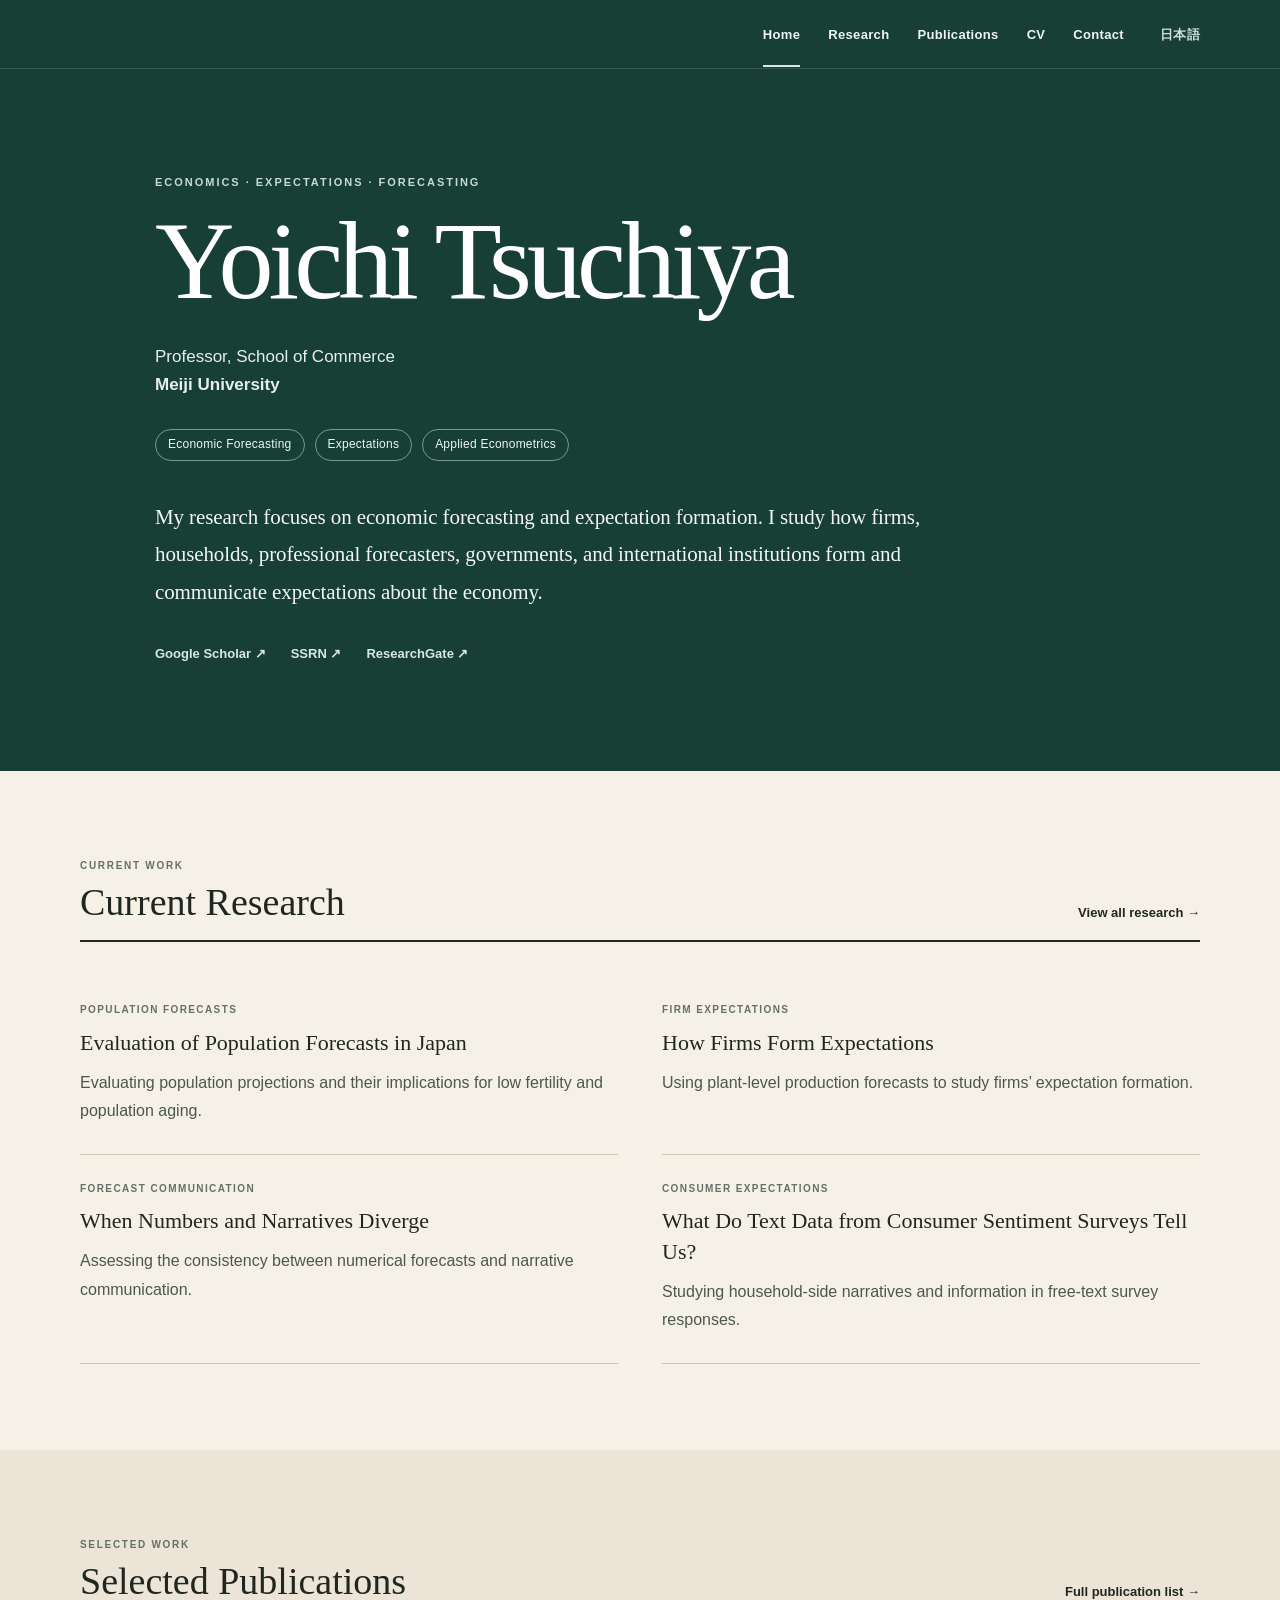
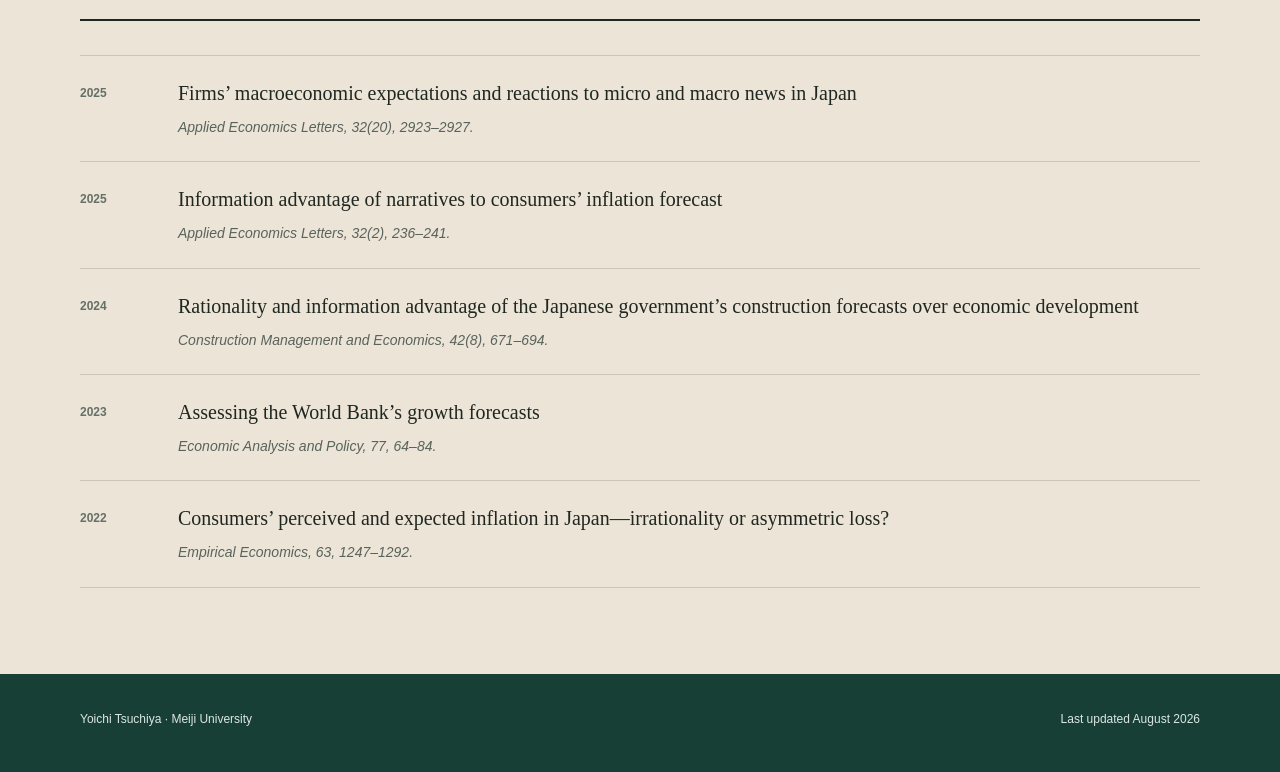
<file: docs/index.html>
<!doctype html><html lang="en"><head><meta charset="utf-8">
<meta name="viewport" content="width=device-width,initial-scale=1">
<meta name="google-site-verification" content="3_A-wMj3BhPba-PO72ZzqutC4CHy0R3fCq14s8-2aEs" />
<title>Yoichi Tsuchiya | Economic Forecasting and Expectations</title>
<meta name="description" content="Yoichi Tsuchiya, Professor at Meiji University. Research on economic forecasting, expectation formation, and applied econometrics.">
<meta name="author" content="Yoichi Tsuchiya"><meta name="robots" content="index,follow"><meta name="theme-color" content="#173f35">
<link rel="canonical" href="https://yt1228.github.io/">
<link rel="alternate" hreflang="en" href="https://yt1228.github.io/"><link rel="alternate" hreflang="ja" href="https://yt1228.github.io/jp/"><link rel="alternate" hreflang="x-default" href="https://yt1228.github.io/">
<link rel="icon" href="/favicon.svg" type="image/svg+xml">
<meta property="og:title" content="Yoichi Tsuchiya | Economic Forecasting and Expectations"><meta property="og:description" content="Professor at Meiji University. Research on economic forecasting, expectation formation, and applied econometrics."><meta property="og:type" content="profile"><meta property="og:url" content="https://yt1228.github.io/"><meta property="og:site_name" content="Yoichi Tsuchiya"><meta property="og:locale" content="en_US"><meta property="og:locale:alternate" content="ja_JP"><meta name="twitter:card" content="summary">
<link rel="stylesheet" href="style.css">
<script type="application/ld+json">{"@context":"https://schema.org","@graph":[{"@type":"WebSite","@id":"https://yt1228.github.io/#website","url":"https://yt1228.github.io/","name":"Yoichi Tsuchiya","inLanguage":["en","ja"]},{"@type":"ProfilePage","@id":"https://yt1228.github.io/#profilepage","url":"https://yt1228.github.io/","name":"Yoichi Tsuchiya | Economic Forecasting and Expectations","mainEntity":{"@id":"https://yt1228.github.io/#person"}},{"@type":"Person","@id":"https://yt1228.github.io/#person","name":"Yoichi Tsuchiya","alternateName":"土屋 陽一","jobTitle":"Professor","affiliation":{"@type":"CollegeOrUniversity","name":"Meiji University"},"sameAs":["https://scholar.google.co.jp/citations?user=F517A5IAAAAJ&hl=ja","https://papers.ssrn.com/sol3/cf_dev/AbsByAuth.cfm?per_id=1452171","https://www.researchgate.net/profile/Yoichi-Tsuchiya"]}]}</script></head>
<body><div class="site-nav"><div class="wrap nav-inner"><div class="nav-links"><a href="index.html" class="active ">Home</a><a href="research.html" class="">Research</a><a href="publications.html" class="">Publications</a><a href="cv.html" class="">CV</a><a href="contact.html" class="">Contact</a><a href="jp/index.html" class="language">日本語</a></div></div></div>
<section class="hero"><div class="wrap hero-inner">
<div class="eyebrow">Economics · Expectations · Forecasting</div>
<h1>Yoichi Tsuchiya</h1>
<p class="role">Professor, School of Commerce<br><strong>Meiji University</strong></p>
<div class="tags"><span>Economic Forecasting</span><span>Expectations</span><span>Applied Econometrics</span></div>
<p class="lead">My research focuses on economic forecasting and expectation formation. I study how firms, households, professional forecasters, governments, and international institutions form and communicate expectations about the economy.</p>
<div class="profile-links"><a href="https://scholar.google.co.jp/citations?user=F517A5IAAAAJ&hl=ja">Google Scholar ↗</a><a href="https://papers.ssrn.com/sol3/cf_dev/AbsByAuth.cfm?per_id=1452171">SSRN ↗</a><a href="https://www.researchgate.net/profile/Yoichi-Tsuchiya">ResearchGate ↗</a></div>
</div></section>
<section class="home-section"><div class="wrap">
<div class="section-head"><div><div class="section-overline">Current work</div><h2>Current Research</h2></div><a class="section-link" href="research.html">View all research →</a></div>
<div class="research-grid"><article class="research-card"><div class="kicker">Population Forecasts</div><h3>Evaluation of Population Forecasts in Japan</h3><p>Evaluating population projections and their implications for low fertility and population aging.</p></article><article class="research-card"><div class="kicker">Firm Expectations</div><h3>How Firms Form Expectations</h3><p>Using plant-level production forecasts to study firms’ expectation formation.</p></article><article class="research-card"><div class="kicker">Forecast Communication</div><h3>When Numbers and Narratives Diverge</h3><p>Assessing the consistency between numerical forecasts and narrative communication.</p></article><article class="research-card"><div class="kicker">Consumer Expectations</div><h3>What Do Text Data from Consumer Sentiment Surveys Tell Us?</h3><p>Studying household-side narratives and information in free-text survey responses.</p></article></div>
</div></section>
<section class="home-section alt"><div class="wrap">
<div class="section-head"><div><div class="section-overline">Selected work</div><h2>Selected Publications</h2></div><a class="section-link" href="publications.html">Full publication list →</a></div>
<div class="pub-list"><div class="pub-row"><div class="pub-year">2025</div><div><h3>Firms’ macroeconomic expectations and reactions to micro and macro news in Japan</h3><p><em>Applied Economics Letters, 32(20), 2923–2927.</em></p></div></div><div class="pub-row"><div class="pub-year">2025</div><div><h3>Information advantage of narratives to consumers’ inflation forecast</h3><p><em>Applied Economics Letters, 32(2), 236–241.</em></p></div></div><div class="pub-row"><div class="pub-year">2024</div><div><h3>Rationality and information advantage of the Japanese government’s construction forecasts over economic development</h3><p><em>Construction Management and Economics, 42(8), 671–694.</em></p></div></div><div class="pub-row"><div class="pub-year">2023</div><div><h3>Assessing the World Bank’s growth forecasts</h3><p><em>Economic Analysis and Policy, 77, 64–84.</em></p></div></div><div class="pub-row"><div class="pub-year">2022</div><div><h3>Consumers’ perceived and expected inflation in Japan—irrationality or asymmetric loss?</h3><p><em>Empirical Economics, 63, 1247–1292.</em></p></div></div></div></div></section><footer><div class="wrap"><span>Yoichi Tsuchiya · Meiji University</span><span>Last updated August 2026</span></div></footer></body></html>
</file>
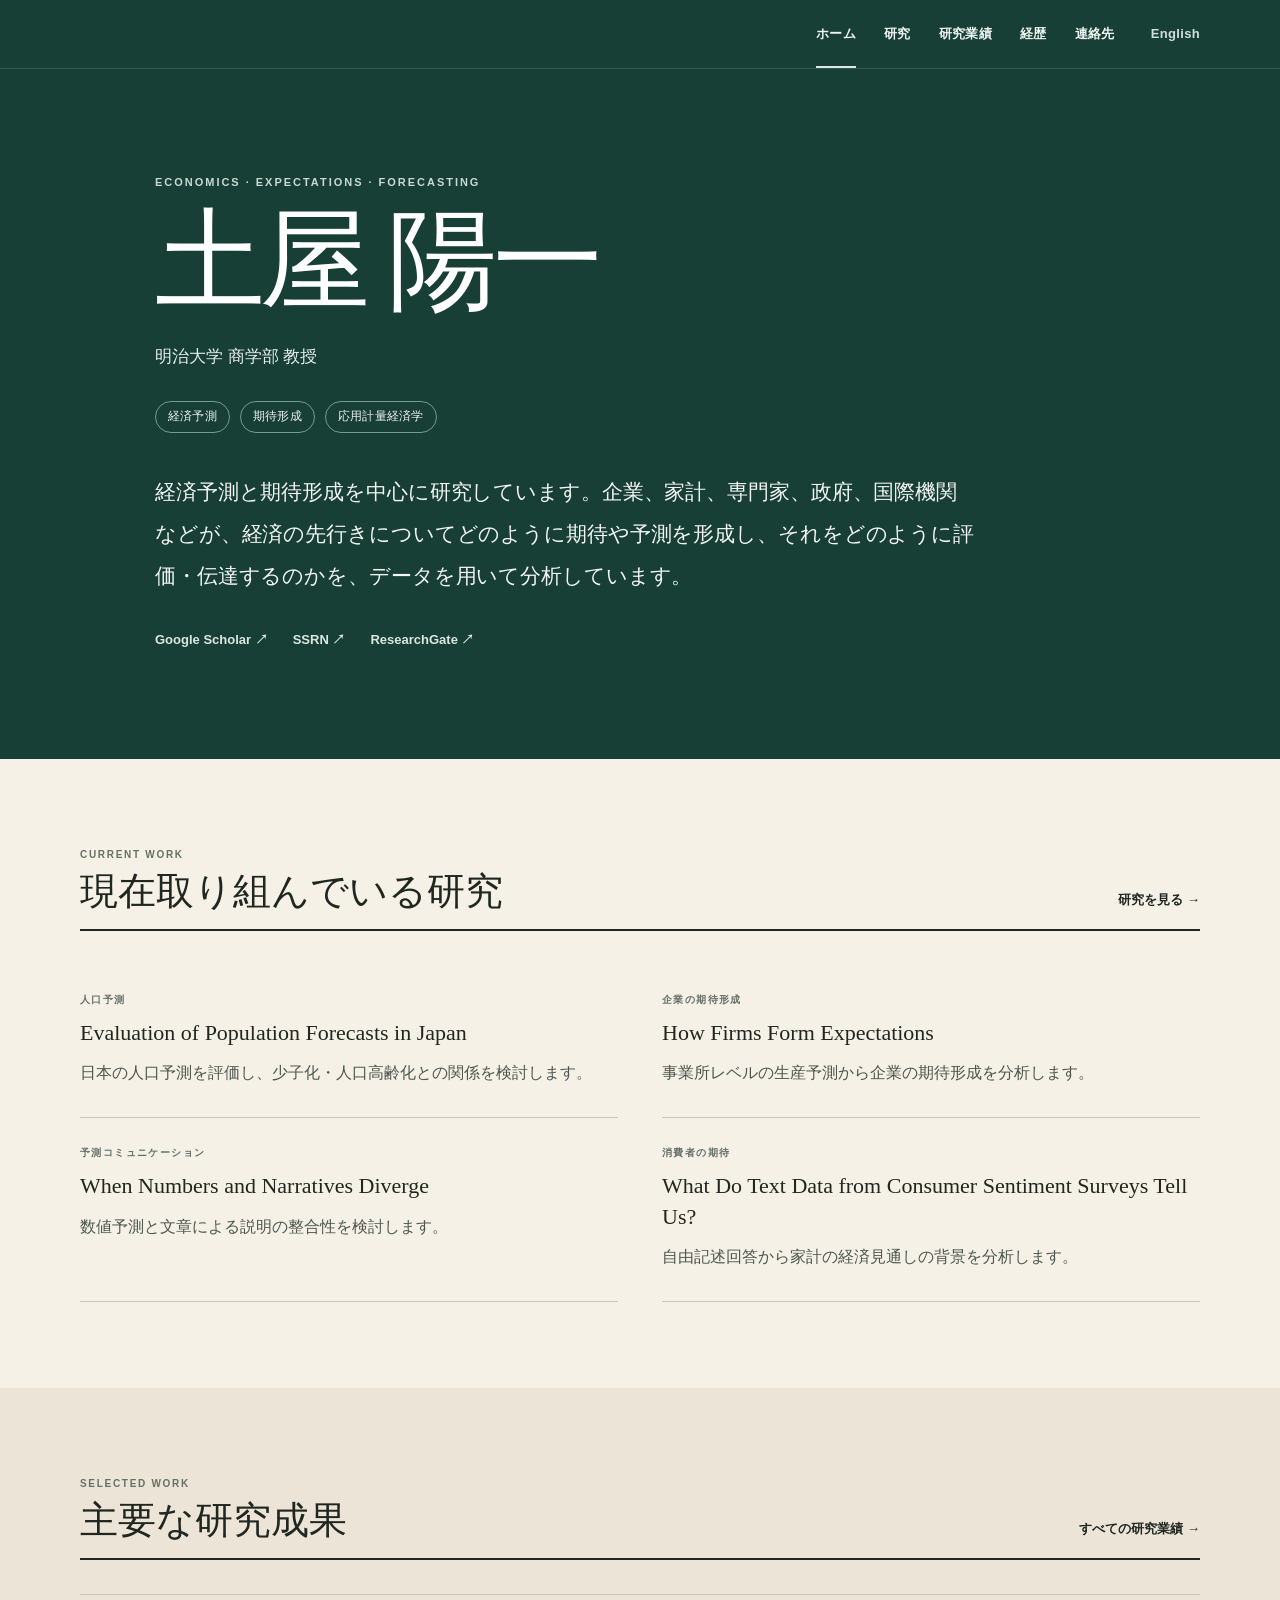
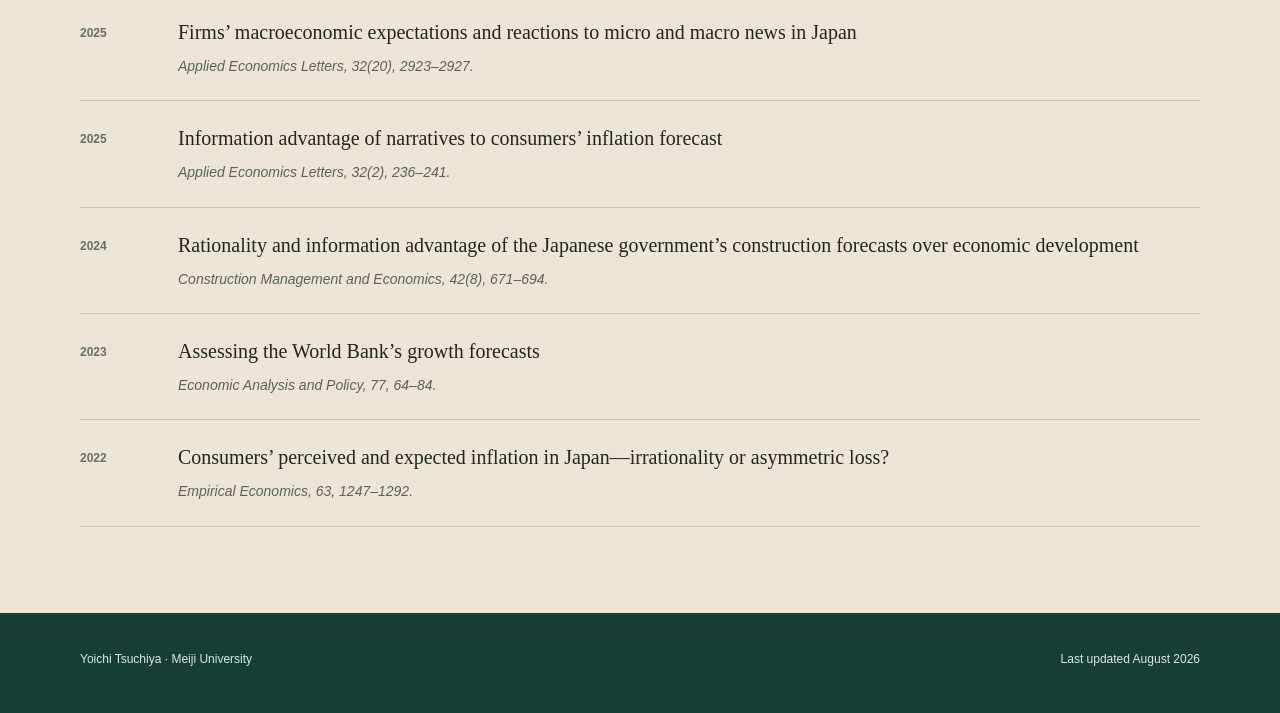
<file: docs/jp/index.html>
<!doctype html><html lang="ja"><head><meta charset="utf-8">
<meta name="viewport" content="width=device-width,initial-scale=1">
<title>土屋 陽一 | 経済予測・期待形成</title>
<meta name="description" content="明治大学商学部教授・土屋陽一の研究紹介。経済予測、期待形成、応用計量経済学を中心に研究しています。">
<meta name="author" content="Yoichi Tsuchiya"><meta name="robots" content="index,follow"><meta name="theme-color" content="#173f35">
<link rel="canonical" href="https://yt1228.github.io/jp/">
<link rel="alternate" hreflang="en" href="https://yt1228.github.io/"><link rel="alternate" hreflang="ja" href="https://yt1228.github.io/jp/"><link rel="alternate" hreflang="x-default" href="https://yt1228.github.io/">
<link rel="icon" href="/favicon.svg" type="image/svg+xml">
<meta property="og:title" content="土屋 陽一 | 経済予測・期待形成"><meta property="og:description" content="明治大学商学部教授・土屋陽一の研究紹介。経済予測、期待形成、応用計量経済学を中心に研究しています。"><meta property="og:type" content="profile"><meta property="og:url" content="https://yt1228.github.io/jp/"><meta property="og:site_name" content="Yoichi Tsuchiya"><meta property="og:locale" content="ja_JP"><meta property="og:locale:alternate" content="en_US"><meta name="twitter:card" content="summary">
<link rel="stylesheet" href="../style.css"></head>
<body><div class="site-nav"><div class="wrap nav-inner"><div class="nav-links"><a href="index.html" class="active ">ホーム</a><a href="research.html" class="">研究</a><a href="publications.html" class="">研究業績</a><a href="cv.html" class="">経歴</a><a href="contact.html" class="">連絡先</a><a href="../index.html" class="language">English</a></div></div></div>
<section class="hero"><div class="wrap hero-inner">
<div class="eyebrow">Economics · Expectations · Forecasting</div>
<h1>土屋 陽一</h1>
<p class="role">明治大学 商学部 教授</p>
<div class="tags"><span>経済予測</span><span>期待形成</span><span>応用計量経済学</span></div>
<p class="lead">経済予測と期待形成を中心に研究しています。企業、家計、専門家、政府、国際機関などが、経済の先行きについてどのように期待や予測を形成し、それをどのように評価・伝達するのかを、データを用いて分析しています。</p>
<div class="profile-links"><a href="https://scholar.google.co.jp/citations?user=F517A5IAAAAJ&hl=ja">Google Scholar ↗</a><a href="https://papers.ssrn.com/sol3/cf_dev/AbsByAuth.cfm?per_id=1452171">SSRN ↗</a><a href="https://www.researchgate.net/profile/Yoichi-Tsuchiya">ResearchGate ↗</a></div>
</div></section>
<section class="home-section"><div class="wrap"><div class="section-head"><div><div class="section-overline">Current work</div><h2>現在取り組んでいる研究</h2></div><a class="section-link" href="research.html">研究を見る →</a></div><div class="research-grid"><article class="research-card"><div class="kicker">人口予測</div><h3>Evaluation of Population Forecasts in Japan</h3><p>日本の人口予測を評価し、少子化・人口高齢化との関係を検討します。</p></article><article class="research-card"><div class="kicker">企業の期待形成</div><h3>How Firms Form Expectations</h3><p>事業所レベルの生産予測から企業の期待形成を分析します。</p></article><article class="research-card"><div class="kicker">予測コミュニケーション</div><h3>When Numbers and Narratives Diverge</h3><p>数値予測と文章による説明の整合性を検討します。</p></article><article class="research-card"><div class="kicker">消費者の期待</div><h3>What Do Text Data from Consumer Sentiment Surveys Tell Us?</h3><p>自由記述回答から家計の経済見通しの背景を分析します。</p></article></div></div></section>
<section class="home-section alt"><div class="wrap"><div class="section-head"><div><div class="section-overline">Selected work</div><h2>主要な研究成果</h2></div><a class="section-link" href="publications.html">すべての研究業績 →</a></div><div class="pub-list"><div class="pub-row"><div class="pub-year">2025</div><div><h3>Firms’ macroeconomic expectations and reactions to micro and macro news in Japan</h3><p><em>Applied Economics Letters, 32(20), 2923–2927.</em></p></div></div><div class="pub-row"><div class="pub-year">2025</div><div><h3>Information advantage of narratives to consumers’ inflation forecast</h3><p><em>Applied Economics Letters, 32(2), 236–241.</em></p></div></div><div class="pub-row"><div class="pub-year">2024</div><div><h3>Rationality and information advantage of the Japanese government’s construction forecasts over economic development</h3><p><em>Construction Management and Economics, 42(8), 671–694.</em></p></div></div><div class="pub-row"><div class="pub-year">2023</div><div><h3>Assessing the World Bank’s growth forecasts</h3><p><em>Economic Analysis and Policy, 77, 64–84.</em></p></div></div><div class="pub-row"><div class="pub-year">2022</div><div><h3>Consumers’ perceived and expected inflation in Japan—irrationality or asymmetric loss?</h3><p><em>Empirical Economics, 63, 1247–1292.</em></p></div></div></div></div></section><footer><div class="wrap"><span>Yoichi Tsuchiya · Meiji University</span><span>Last updated August 2026</span></div></footer></body></html>
</file>
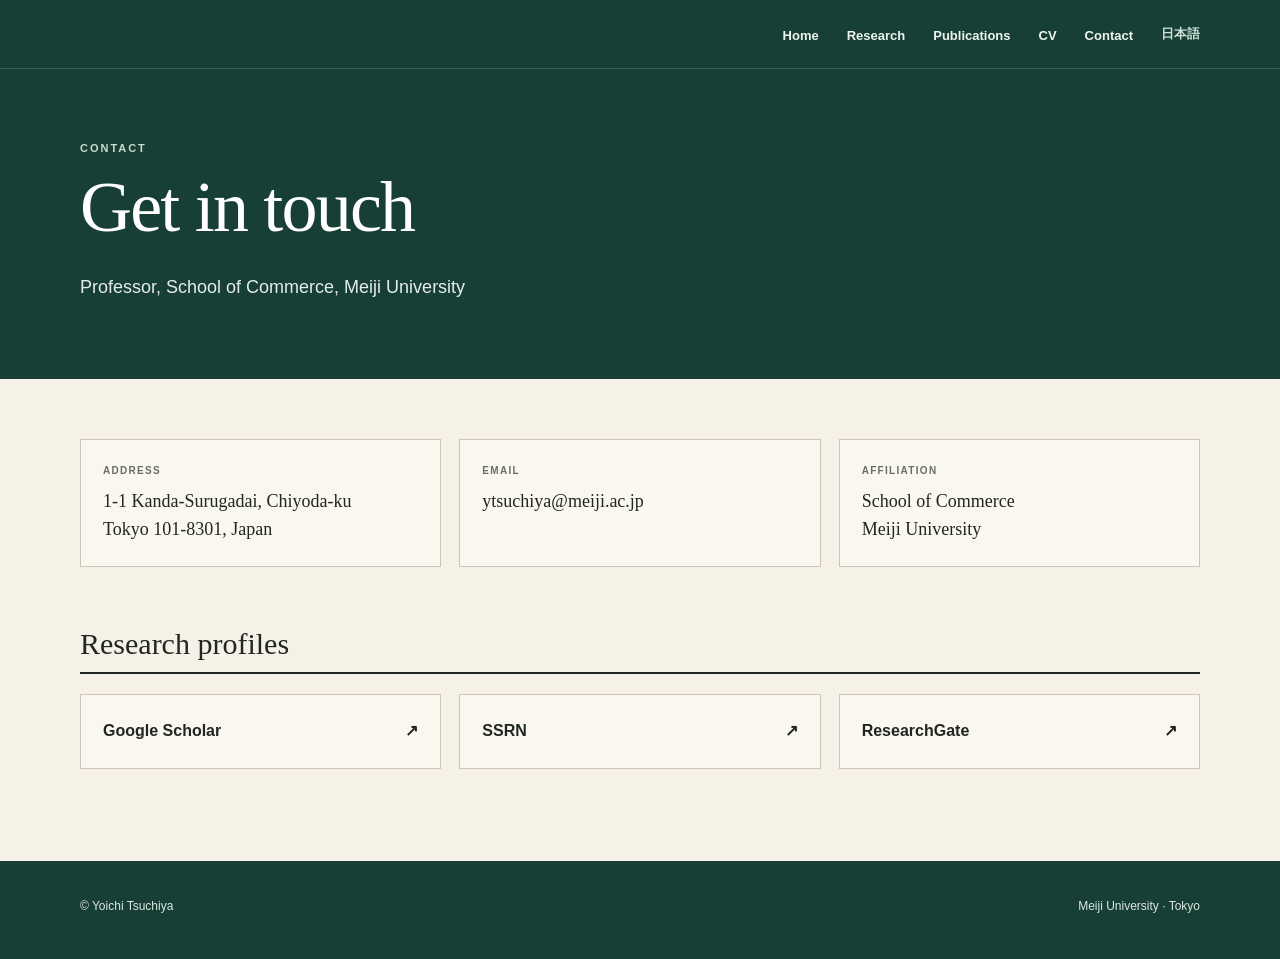
<file: docs/contact.html>
<!doctype html><html lang="en"><head><meta charset="utf-8"><meta name="viewport" content="width=device-width, initial-scale=1"><title>Yoichi Tsuchiya — Contact</title><link rel="stylesheet" href="style.css"></head><body><nav class="navbar"><div class="nav-inner"><a class="navbar-brand" href="index.html">Yoichi Tsuchiya</a><div class="nav-menu"><a class="nav-link" href="index.html">Home</a><a class="nav-link" href="research.html">Research</a><a class="nav-link" href="publications.html">Publications</a><a class="nav-link" href="cv.html">CV</a><a class="nav-link" href="contact.html">Contact</a></div><div class="nav-switch"><a class="nav-link lang-nav" href="jp/index.html">日本語</a></div></div></nav><main class="content-wrap"><div class="page-intro"><div class="eyebrow">Contact</div><h1>Get in touch</h1><p>Professor, School of Commerce, Meiji University</p></div><div class="contact-grid"><div class="contact-card"><div class="label">Address</div><div class="value">1-1 Kanda-Surugadai, Chiyoda-ku<br>Tokyo 101-8301, Japan</div></div><div class="contact-card"><div class="label">Email</div><div class="value"><a href="mailto:ytsuchiya@meiji.ac.jp">ytsuchiya@meiji.ac.jp</a></div></div><div class="contact-card"><div class="label">Affiliation</div><div class="value">School of Commerce<br>Meiji University</div></div></div><h2>Research profiles</h2><div class="profile-grid"><div class="profile-cell"><a class="profile-card" href="https://scholar.google.co.jp/citations?user=F517A5IAAAAJ&hl=ja" target="_blank" rel="noopener"><span class="profile-name">Google Scholar</span><span class="profile-arrow">↗</span></a></div><div class="profile-cell"><a class="profile-card" href="https://papers.ssrn.com/sol3/cf_dev/AbsByAuth.cfm?per_id=1452171" target="_blank" rel="noopener"><span class="profile-name">SSRN</span><span class="profile-arrow">↗</span></a></div><div class="profile-cell"><a class="profile-card" href="https://www.researchgate.net/profile/Yoichi-Tsuchiya" target="_blank" rel="noopener"><span class="profile-name">ResearchGate</span><span class="profile-arrow">↗</span></a></div></div></main><footer class="site-footer"><span>© Yoichi Tsuchiya</span><span>Meiji University · Tokyo</span></footer></body></html>
</file>
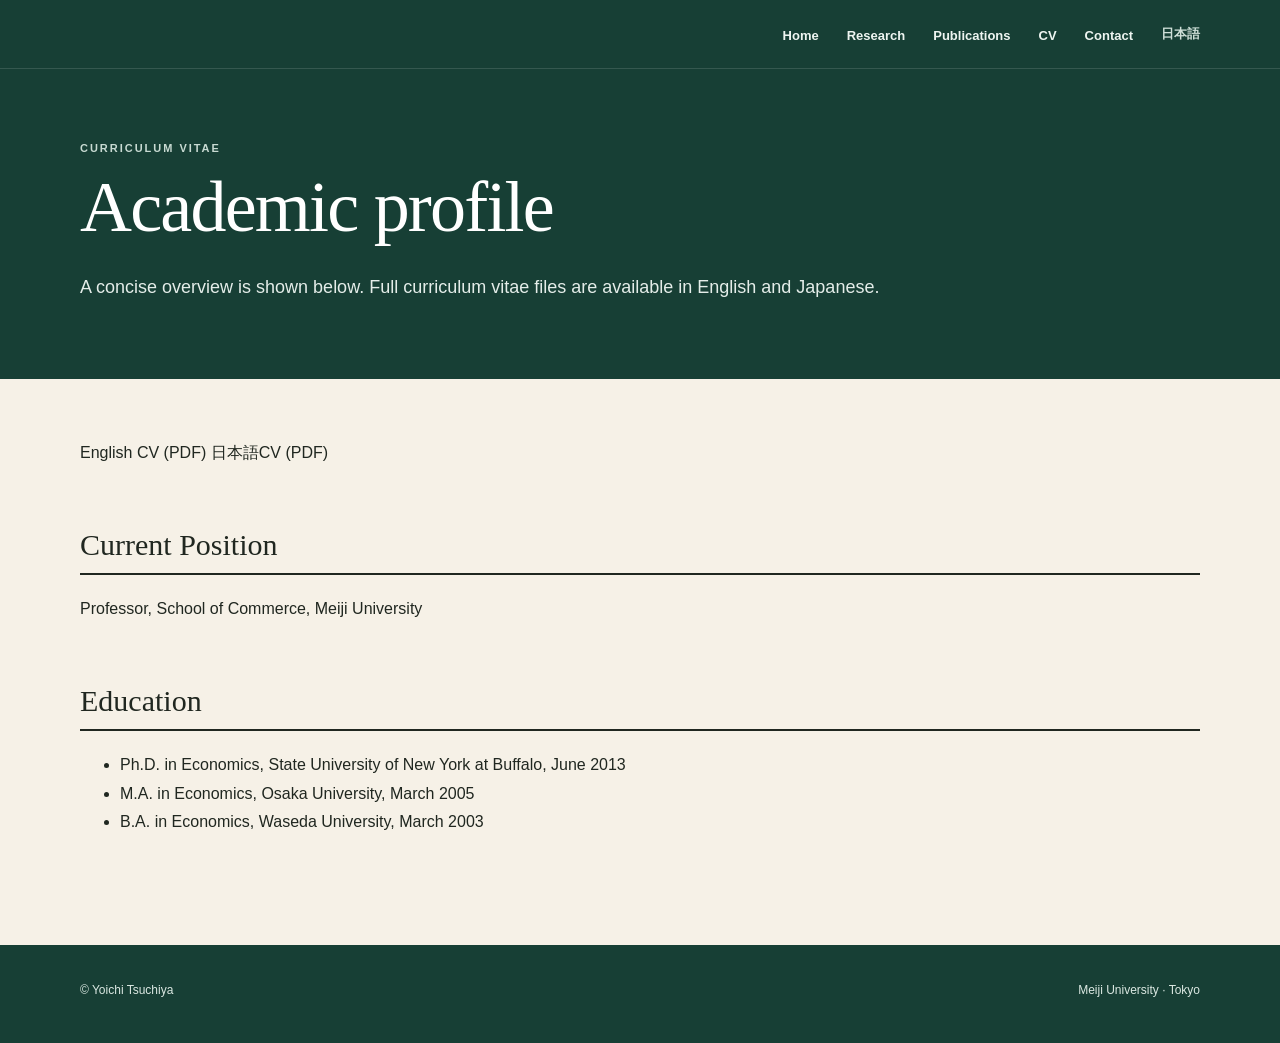
<file: docs/cv.html>
<!doctype html><html lang="en"><head><meta charset="utf-8"><meta name="viewport" content="width=device-width, initial-scale=1"><title>Yoichi Tsuchiya — CV</title><link rel="stylesheet" href="style.css"></head><body><nav class="navbar"><div class="nav-inner"><a class="navbar-brand" href="index.html">Yoichi Tsuchiya</a><div class="nav-menu"><a class="nav-link" href="index.html">Home</a><a class="nav-link" href="research.html">Research</a><a class="nav-link" href="publications.html">Publications</a><a class="nav-link" href="cv.html">CV</a><a class="nav-link" href="contact.html">Contact</a></div><div class="nav-switch"><a class="nav-link lang-nav" href="jp/index.html">日本語</a></div></div></nav><main class="content-wrap"><div class="page-intro"><div class="eyebrow">Curriculum Vitae</div><h1>Academic profile</h1><p>A concise overview is shown below. Full curriculum vitae files are available in English and Japanese.</p></div><div class="cv-buttons"><p><a href="assets/cv_eng.pdf" target="_blank" rel="noopener">English CV (PDF)</a> <a href="assets/CV_jpn.pdf" target="_blank" rel="noopener">日本語CV (PDF)</a></p></div><h2>Current Position</h2><p>Professor, School of Commerce, Meiji University</p><h2>Education</h2><ul><li>Ph.D. in Economics, State University of New York at Buffalo, June 2013</li><li>M.A. in Economics, Osaka University, March 2005</li><li>B.A. in Economics, Waseda University, March 2003</li></ul></main><footer class="site-footer"><span>© Yoichi Tsuchiya</span><span>Meiji University · Tokyo</span></footer></body></html>
</file>
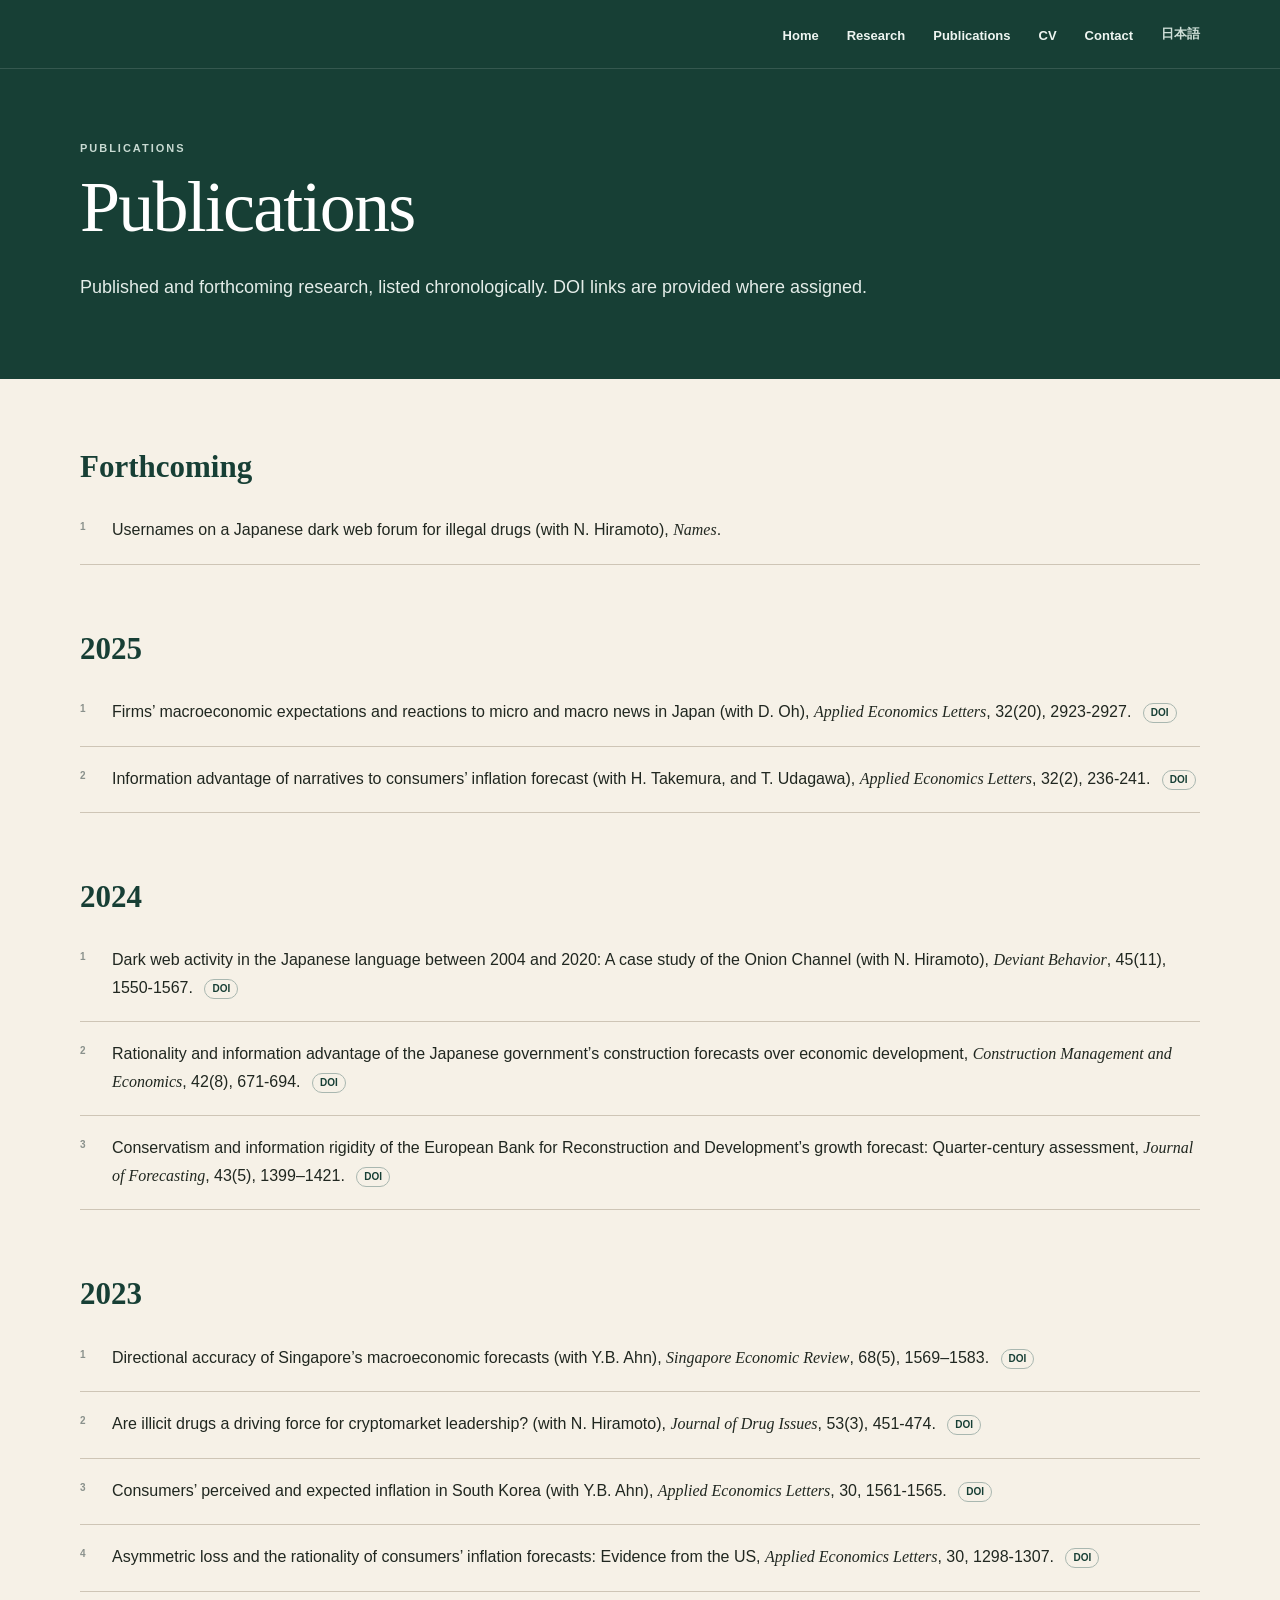
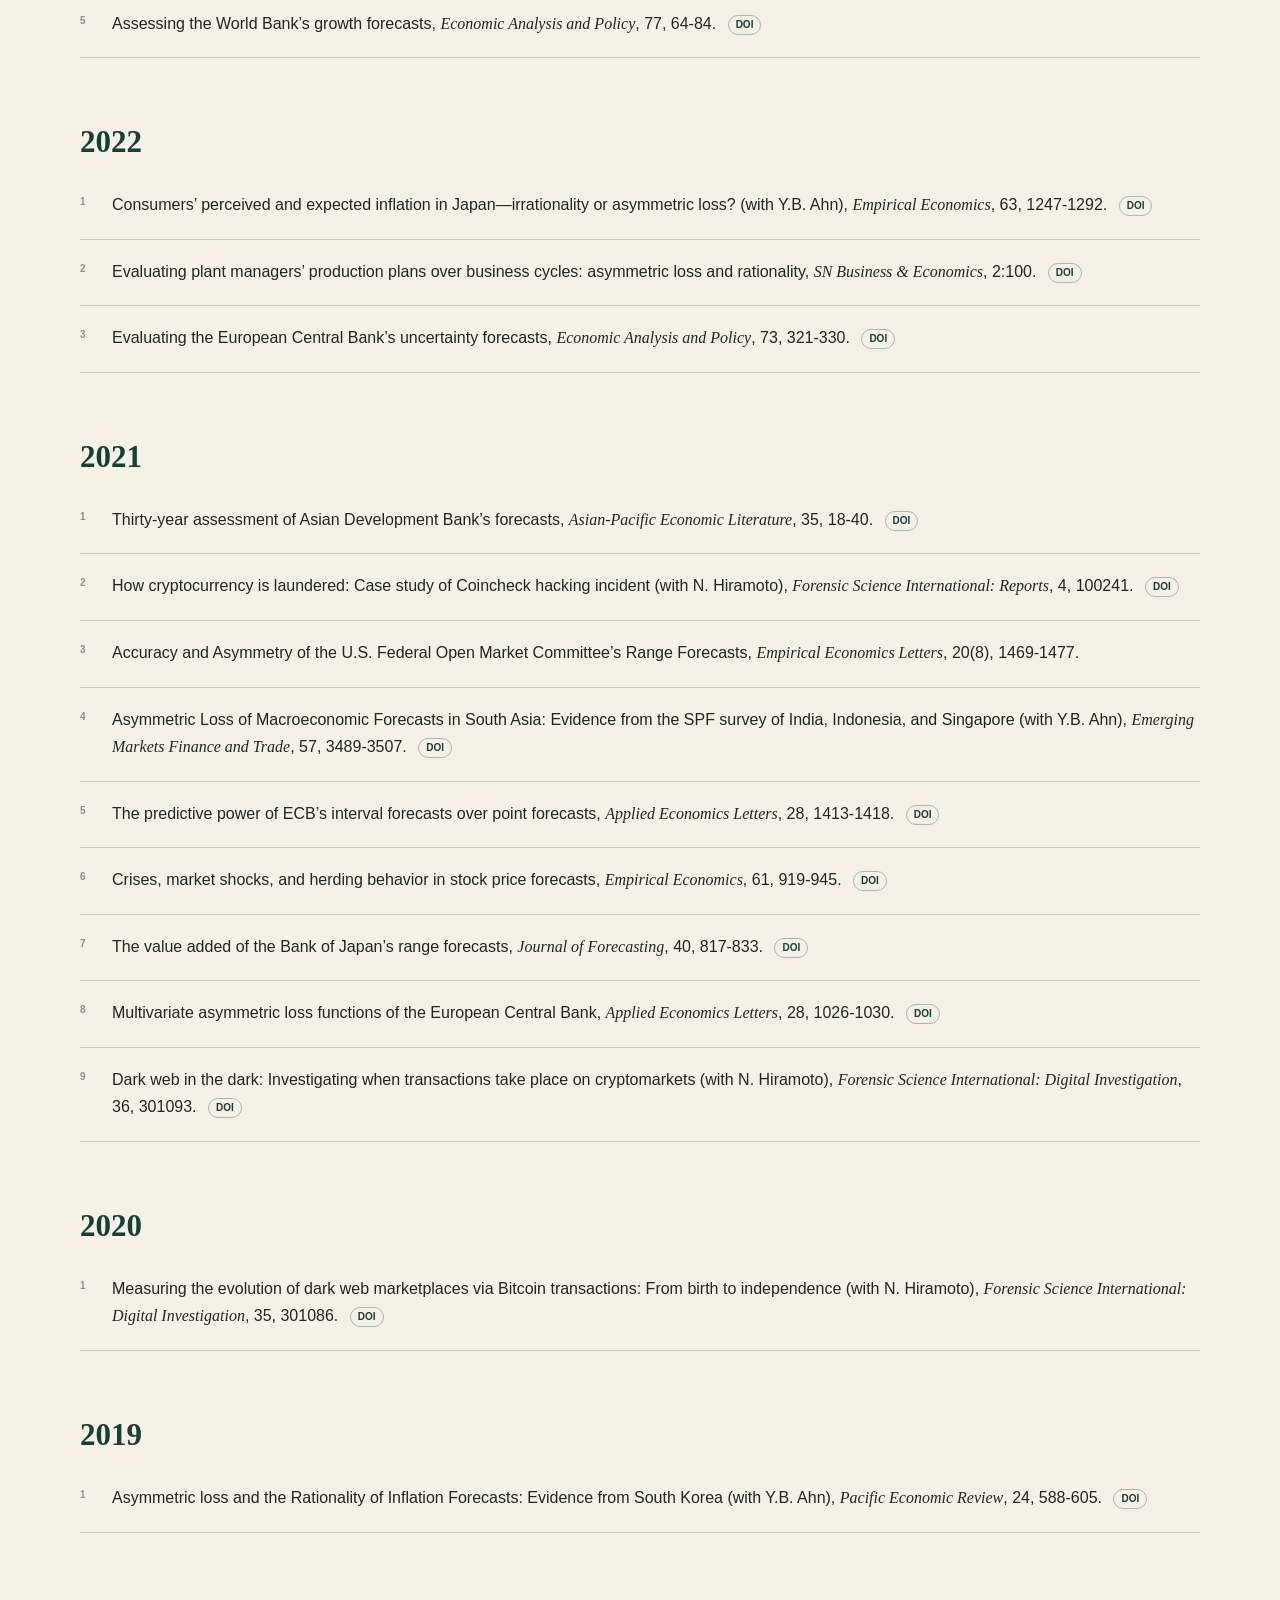
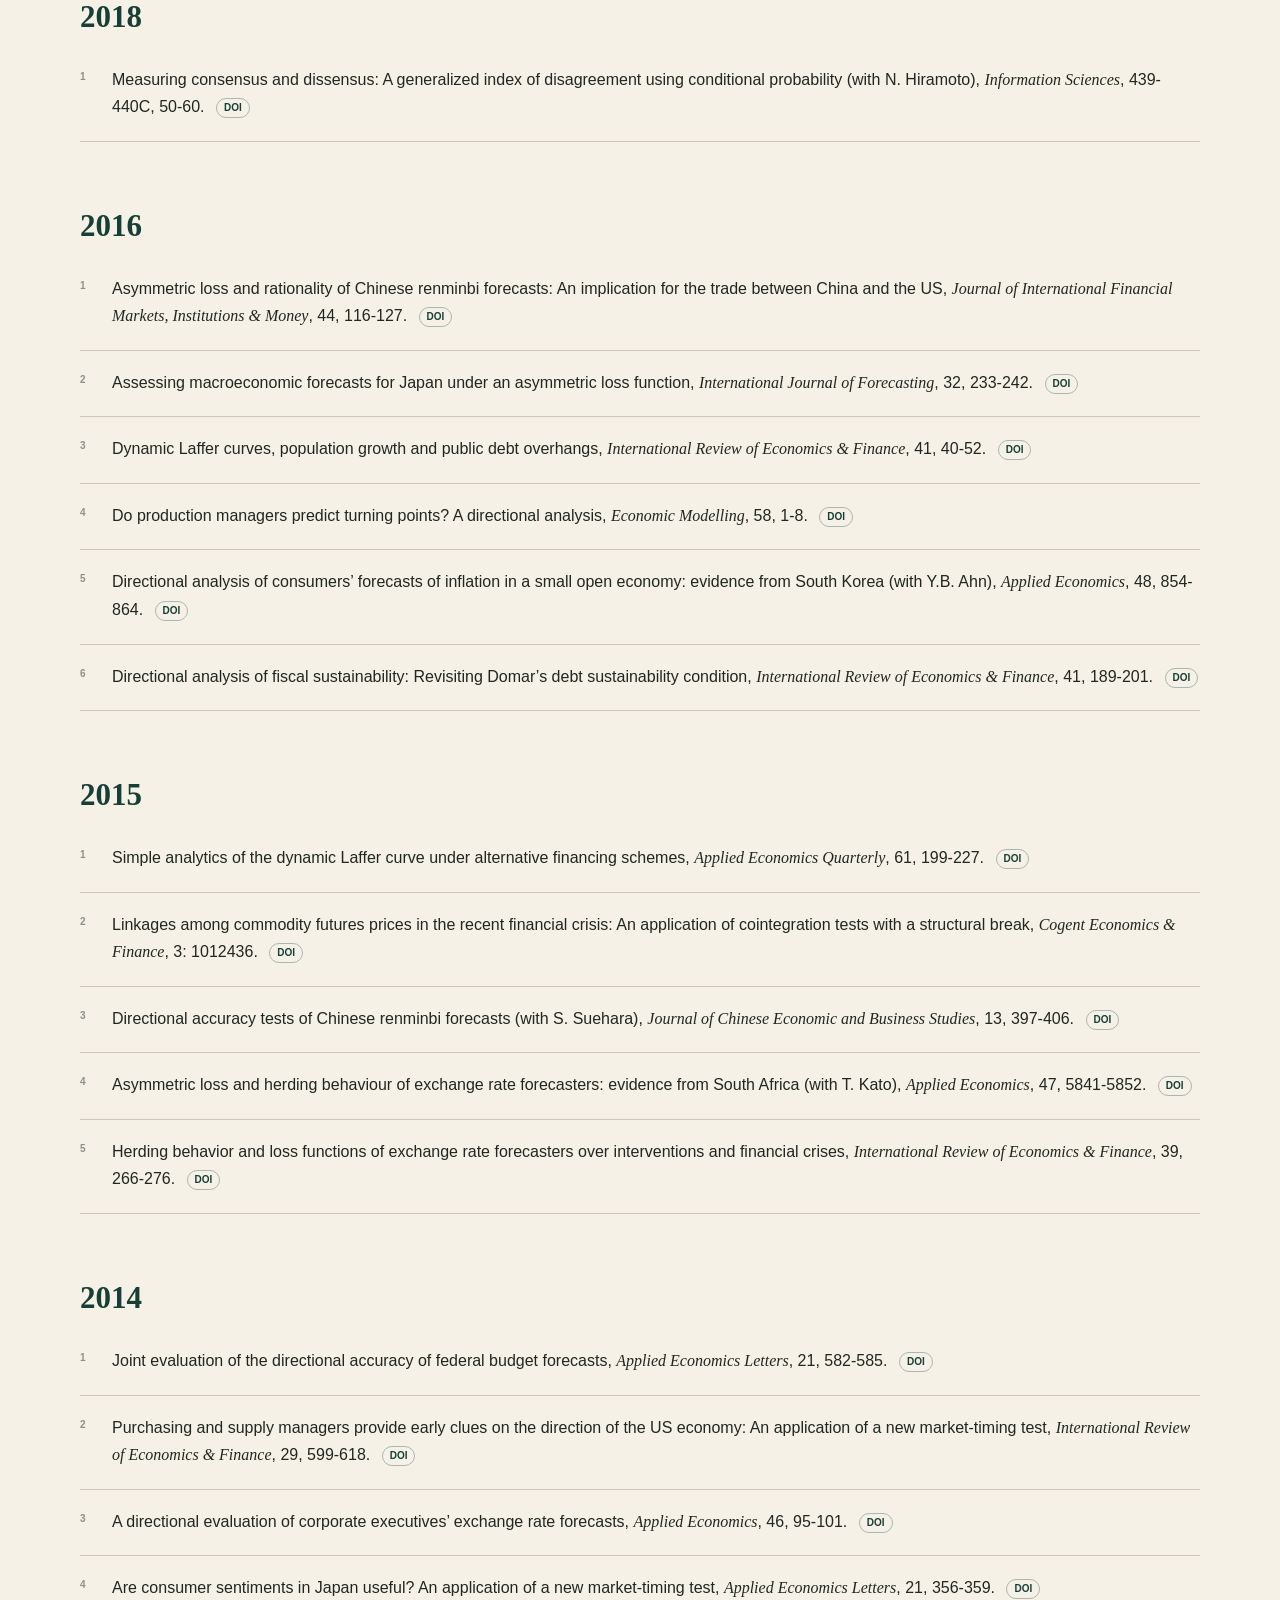
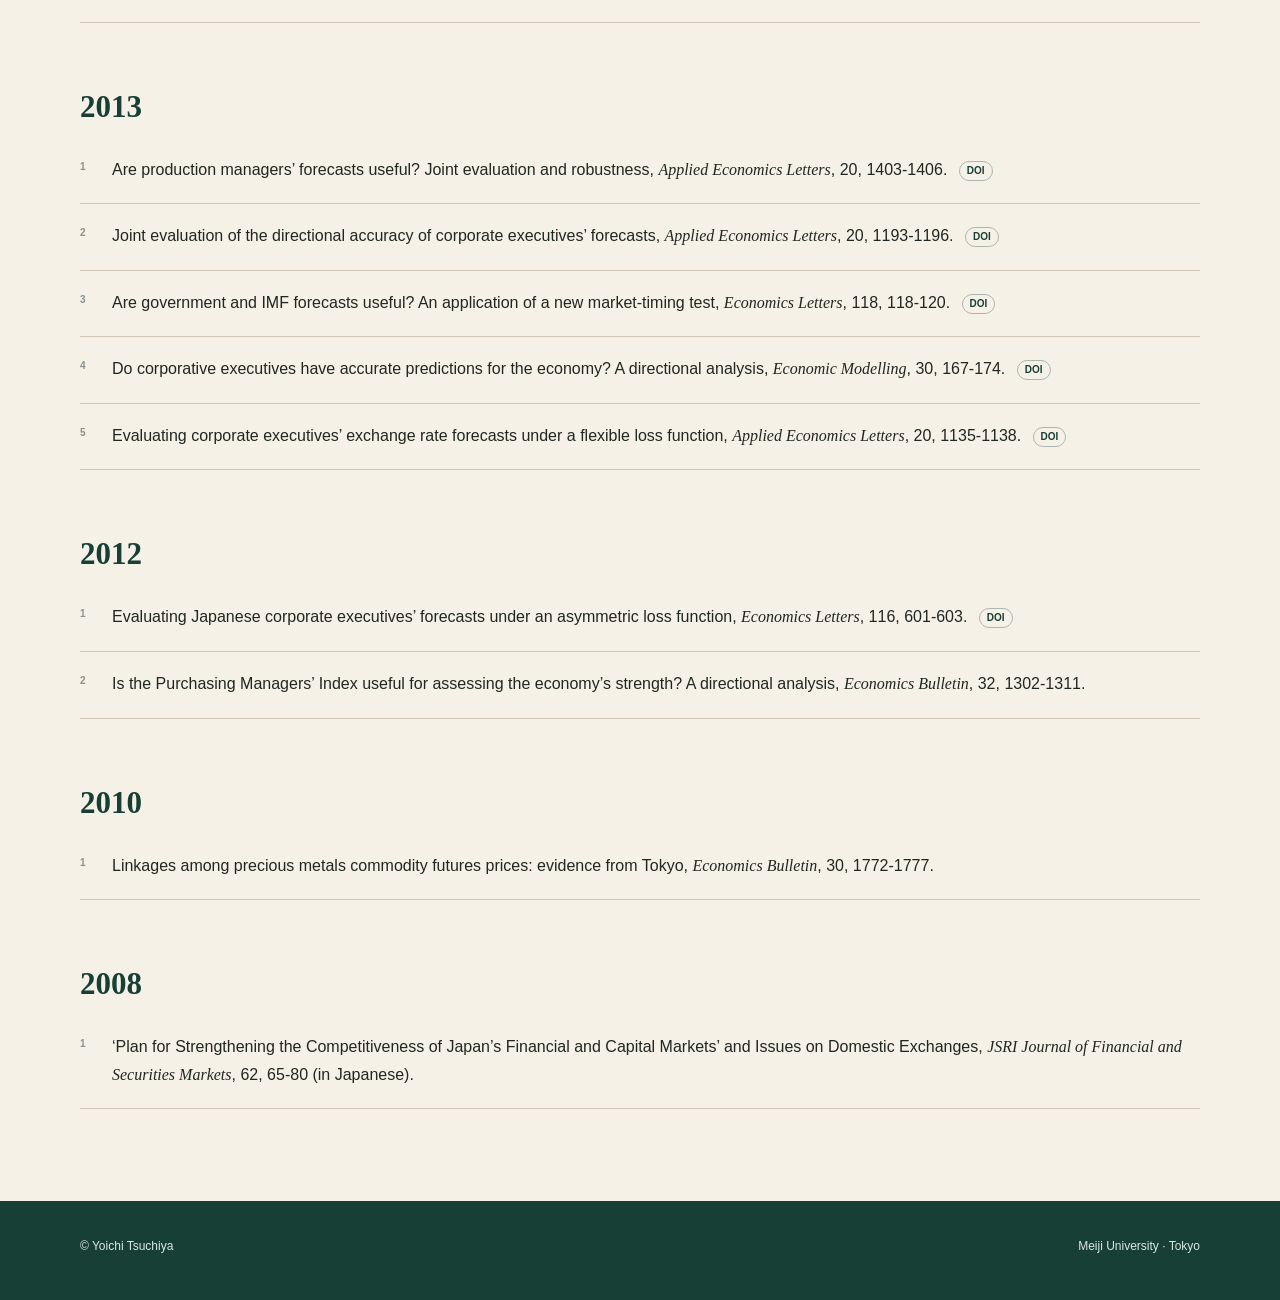
<file: docs/publications.html>
<!doctype html><html lang="en"><head><meta charset="utf-8"><meta name="viewport" content="width=device-width, initial-scale=1"><title>Yoichi Tsuchiya — Publications</title><link rel="stylesheet" href="style.css"></head><body><nav class="navbar"><div class="nav-inner"><a class="navbar-brand" href="index.html">Yoichi Tsuchiya</a><div class="nav-menu"><a class="nav-link" href="index.html">Home</a><a class="nav-link" href="research.html">Research</a><a class="nav-link" href="publications.html">Publications</a><a class="nav-link" href="cv.html">CV</a><a class="nav-link" href="contact.html">Contact</a></div><div class="nav-switch"><a class="nav-link lang-nav" href="jp/index.html">日本語</a></div></div></nav><main class="content-wrap"><div class="page-intro"><div class="eyebrow">Publications</div><h1>Publications</h1><p>Published and forthcoming research, listed chronologically. DOI links are provided where assigned.</p></div><div class="publications"><h2 class="pub-year">Forthcoming</h2><ol><li>Usernames on a Japanese dark web forum for illegal drugs (with N. Hiramoto), <em>Names</em>.</li></ol><h2 class="pub-year">2025</h2><ol><li>Firms’ macroeconomic expectations and reactions to micro and macro news in Japan (with D. Oh), <em>Applied Economics Letters</em>, 32(20), 2923-2927. <a class="doi-link" href="https://doi.org/10.1080/13504851.2024.2355978" target="_blank" rel="noopener">DOI</a></li><li>Information advantage of narratives to consumers’ inflation forecast (with H. Takemura, and T. Udagawa), <em>Applied Economics Letters</em>, 32(2), 236-241. <a class="doi-link" href="https://doi.org/10.1080/13504851.2023.2266558" target="_blank" rel="noopener">DOI</a></li></ol><h2 class="pub-year">2024</h2><ol><li>Dark web activity in the Japanese language between 2004 and 2020: A case study of the Onion Channel (with N. Hiramoto), <em>Deviant Behavior</em>, 45(11), 1550-1567. <a class="doi-link" href="https://doi.org/10.1080/01639625.2024.2311751" target="_blank" rel="noopener">DOI</a></li><li>Rationality and information advantage of the Japanese government’s construction forecasts over economic development, <em>Construction Management and Economics</em>, 42(8), 671-694. <a class="doi-link" href="https://doi.org/10.1080/01446193.2024.2312167" target="_blank" rel="noopener">DOI</a></li><li>Conservatism and information rigidity of the European Bank for Reconstruction and Development’s growth forecast: Quarter-century assessment, <em>Journal of Forecasting</em>, 43(5), 1399–1421. <a class="doi-link" href="https://doi.org/10.1002/for.3092" target="_blank" rel="noopener">DOI</a></li></ol><h2 class="pub-year">2023</h2><ol><li>Directional accuracy of Singapore’s macroeconomic forecasts (with Y.B. Ahn), <em>Singapore Economic Review</em>, 68(5), 1569–1583. <a class="doi-link" href="https://doi.org/10.1142/S0217590819500541" target="_blank" rel="noopener">DOI</a></li><li>Are illicit drugs a driving force for cryptomarket leadership? (with N. Hiramoto), <em>Journal of Drug Issues</em>, 53(3), 451-474. <a class="doi-link" href="https://doi.org/10.1177/00220426221133030" target="_blank" rel="noopener">DOI</a></li><li>Consumers’ perceived and expected inflation in South Korea (with Y.B. Ahn), <em>Applied Economics Letters</em>, 30, 1561-1565. <a class="doi-link" href="https://doi.org/10.1080/13504851.2022.2070593" target="_blank" rel="noopener">DOI</a></li><li>Asymmetric loss and the rationality of consumers’ inflation forecasts: Evidence from the US, <em>Applied Economics Letters</em>, 30, 1298-1307. <a class="doi-link" href="https://doi.org/10.1080/13504851.2022.2047588" target="_blank" rel="noopener">DOI</a></li><li>Assessing the World Bank’s growth forecasts, <em>Economic Analysis and Policy</em>, 77, 64-84. <a class="doi-link" href="https://doi.org/10.1016/j.eap.2022.10.017" target="_blank" rel="noopener">DOI</a></li></ol><h2 class="pub-year">2022</h2><ol><li>Consumers’ perceived and expected inflation in Japan—irrationality or asymmetric loss? (with Y.B. Ahn), <em>Empirical Economics</em>, 63, 1247-1292. <a class="doi-link" href="https://doi.org/10.1007/s00181-021-02181-6" target="_blank" rel="noopener">DOI</a></li><li>Evaluating plant managers’ production plans over business cycles: asymmetric loss and rationality, <em>SN Business &amp; Economics</em>, 2:100. <a class="doi-link" href="https://doi.org/10.1007/s43546-022-00279-2" target="_blank" rel="noopener">DOI</a></li><li>Evaluating the European Central Bank’s uncertainty forecasts, <em>Economic Analysis and Policy</em>, 73, 321-330. <a class="doi-link" href="https://doi.org/10.1016/j.eap.2021.12.005" target="_blank" rel="noopener">DOI</a></li></ol><h2 class="pub-year">2021</h2><ol><li>Thirty-year assessment of Asian Development Bank’s forecasts, <em>Asian-Pacific Economic Literature</em>, 35, 18-40. <a class="doi-link" href="https://doi.org/10.1111/apel.12333" target="_blank" rel="noopener">DOI</a></li><li>How cryptocurrency is laundered: Case study of Coincheck hacking incident (with N. Hiramoto), <em>Forensic Science International: Reports</em>, 4, 100241. <a class="doi-link" href="https://doi.org/10.1016/j.fsir.2021.100241" target="_blank" rel="noopener">DOI</a></li><li>Accuracy and Asymmetry of the U.S. Federal Open Market Committee’s Range Forecasts, <em>Empirical Economics Letters</em>, 20(8), 1469-1477.</li><li>Asymmetric Loss of Macroeconomic Forecasts in South Asia: Evidence from the SPF survey of India, Indonesia, and Singapore (with Y.B. Ahn), <em>Emerging Markets Finance and Trade</em>, 57, 3489-3507. <a class="doi-link" href="https://doi.org/10.1080/1540496X.2019.1699788" target="_blank" rel="noopener">DOI</a></li><li>The predictive power of ECB’s interval forecasts over point forecasts, <em>Applied Economics Letters</em>, 28, 1413-1418. <a class="doi-link" href="https://doi.org/10.1080/13504851.2020.1820439" target="_blank" rel="noopener">DOI</a></li><li>Crises, market shocks, and herding behavior in stock price forecasts, <em>Empirical Economics</em>, 61, 919-945. <a class="doi-link" href="https://doi.org/10.1007/s00181-020-01894-4" target="_blank" rel="noopener">DOI</a></li><li>The value added of the Bank of Japan’s range forecasts, <em>Journal of Forecasting</em>, 40, 817-833. <a class="doi-link" href="https://doi.org/10.1002/for.2742" target="_blank" rel="noopener">DOI</a></li><li>Multivariate asymmetric loss functions of the European Central Bank, <em>Applied Economics Letters</em>, 28, 1026-1030. <a class="doi-link" href="https://doi.org/10.1080/13504851.2020.1795067" target="_blank" rel="noopener">DOI</a></li><li>Dark web in the dark: Investigating when transactions take place on cryptomarkets (with N. Hiramoto), <em>Forensic Science International: Digital Investigation</em>, 36, 301093. <a class="doi-link" href="https://doi.org/10.1016/j.fsidi.2020.301093" target="_blank" rel="noopener">DOI</a></li></ol><h2 class="pub-year">2020</h2><ol><li>Measuring the evolution of dark web marketplaces via Bitcoin transactions: From birth to independence (with N. Hiramoto), <em>Forensic Science International: Digital Investigation</em>, 35, 301086. <a class="doi-link" href="https://doi.org/10.1016/j.fsidi.2020.301086" target="_blank" rel="noopener">DOI</a></li></ol><h2 class="pub-year">2019</h2><ol><li>Asymmetric loss and the Rationality of Inflation Forecasts: Evidence from South Korea (with Y.B. Ahn), <em>Pacific Economic Review</em>, 24, 588-605. <a class="doi-link" href="https://doi.org/10.1111/1468-0106.12214" target="_blank" rel="noopener">DOI</a></li></ol><h2 class="pub-year">2018</h2><ol><li>Measuring consensus and dissensus: A generalized index of disagreement using conditional probability (with N. Hiramoto), <em>Information Sciences</em>, 439-440C, 50-60. <a class="doi-link" href="https://doi.org/10.1016/j.ins.2018.02.003" target="_blank" rel="noopener">DOI</a></li></ol><h2 class="pub-year">2016</h2><ol><li>Asymmetric loss and rationality of Chinese renminbi forecasts: An implication for the trade between China and the US, <em>Journal of International Financial Markets, Institutions &amp; Money</em>, 44, 116-127. <a class="doi-link" href="https://doi.org/10.1016/j.intfin.2016.05.001" target="_blank" rel="noopener">DOI</a></li><li>Assessing macroeconomic forecasts for Japan under an asymmetric loss function, <em>International Journal of Forecasting</em>, 32, 233-242. <a class="doi-link" href="https://doi.org/10.1016/j.ijforecast.2015.05.005" target="_blank" rel="noopener">DOI</a></li><li>Dynamic Laffer curves, population growth and public debt overhangs, <em>International Review of Economics &amp; Finance</em>, 41, 40-52. <a class="doi-link" href="https://doi.org/10.1016/j.iref.2015.10.001" target="_blank" rel="noopener">DOI</a></li><li>Do production managers predict turning points? A directional analysis, <em>Economic Modelling</em>, 58, 1-8. <a class="doi-link" href="https://doi.org/10.1016/j.econmod.2016.05.019" target="_blank" rel="noopener">DOI</a></li><li>Directional analysis of consumers’ forecasts of inflation in a small open economy: evidence from South Korea (with Y.B. Ahn), <em>Applied Economics</em>, 48, 854-864. <a class="doi-link" href="https://doi.org/10.1080/00036846.2015.1088144" target="_blank" rel="noopener">DOI</a></li><li>Directional analysis of fiscal sustainability: Revisiting Domar’s debt sustainability condition, <em>International Review of Economics &amp; Finance</em>, 41, 189-201. <a class="doi-link" href="https://doi.org/10.1016/j.iref.2015.08.012" target="_blank" rel="noopener">DOI</a></li></ol><h2 class="pub-year">2015</h2><ol><li>Simple analytics of the dynamic Laffer curve under alternative financing schemes, <em>Applied Economics Quarterly</em>, 61, 199-227. <a class="doi-link" href="https://doi.org/10.3790/aeq.61.3.199" target="_blank" rel="noopener">DOI</a></li><li>Linkages among commodity futures prices in the recent financial crisis: An application of cointegration tests with a structural break, <em>Cogent Economics &amp; Finance</em>, 3: 1012436. <a class="doi-link" href="https://doi.org/10.1080/23322039.2015.1012436" target="_blank" rel="noopener">DOI</a></li><li>Directional accuracy tests of Chinese renminbi forecasts (with S. Suehara), <em>Journal of Chinese Economic and Business Studies</em>, 13, 397-406. <a class="doi-link" href="https://doi.org/10.1080/14765284.2015.1106755" target="_blank" rel="noopener">DOI</a></li><li>Asymmetric loss and herding behaviour of exchange rate forecasters: evidence from South Africa (with T. Kato), <em>Applied Economics</em>, 47, 5841-5852. <a class="doi-link" href="https://doi.org/10.1080/00036846.2015.1058911" target="_blank" rel="noopener">DOI</a></li><li>Herding behavior and loss functions of exchange rate forecasters over interventions and financial crises, <em>International Review of Economics &amp; Finance</em>, 39, 266-276. <a class="doi-link" href="https://doi.org/10.1016/j.iref.2015.04.010" target="_blank" rel="noopener">DOI</a></li></ol><h2 class="pub-year">2014</h2><ol><li>Joint evaluation of the directional accuracy of federal budget forecasts, <em>Applied Economics Letters</em>, 21, 582-585. <a class="doi-link" href="https://doi.org/10.1080/13504851.2013.877562" target="_blank" rel="noopener">DOI</a></li><li>Purchasing and supply managers provide early clues on the direction of the US economy: An application of a new market-timing test, <em>International Review of Economics &amp; Finance</em>, 29, 599-618. <a class="doi-link" href="https://doi.org/10.1016/j.iref.2013.09.002" target="_blank" rel="noopener">DOI</a></li><li>A directional evaluation of corporate executives’ exchange rate forecasts, <em>Applied Economics</em>, 46, 95-101. <a class="doi-link" href="https://doi.org/10.1080/00036846.2013.831173" target="_blank" rel="noopener">DOI</a></li><li>Are consumer sentiments in Japan useful? An application of a new market-timing test, <em>Applied Economics Letters</em>, 21, 356-359. <a class="doi-link" href="https://doi.org/10.1080/13504851.2013.861578" target="_blank" rel="noopener">DOI</a></li></ol><h2 class="pub-year">2013</h2><ol><li>Are production managers’ forecasts useful? Joint evaluation and robustness, <em>Applied Economics Letters</em>, 20, 1403-1406. <a class="doi-link" href="https://doi.org/10.1080/13504851.2013.815301" target="_blank" rel="noopener">DOI</a></li><li>Joint evaluation of the directional accuracy of corporate executives’ forecasts, <em>Applied Economics Letters</em>, 20, 1193-1196. <a class="doi-link" href="https://doi.org/10.1080/13504851.2013.799743" target="_blank" rel="noopener">DOI</a></li><li>Are government and IMF forecasts useful? An application of a new market-timing test, <em>Economics Letters</em>, 118, 118-120. <a class="doi-link" href="https://doi.org/10.1016/j.econlet.2012.10.005" target="_blank" rel="noopener">DOI</a></li><li>Do corporative executives have accurate predictions for the economy? A directional analysis, <em>Economic Modelling</em>, 30, 167-174. <a class="doi-link" href="https://doi.org/10.1016/j.econmod.2012.09.029" target="_blank" rel="noopener">DOI</a></li><li>Evaluating corporate executives’ exchange rate forecasts under a flexible loss function, <em>Applied Economics Letters</em>, 20, 1135-1138. <a class="doi-link" href="https://doi.org/10.1080/13504851.2013.792989" target="_blank" rel="noopener">DOI</a></li></ol><h2 class="pub-year">2012</h2><ol><li>Evaluating Japanese corporate executives’ forecasts under an asymmetric loss function, <em>Economics Letters</em>, 116, 601-603. <a class="doi-link" href="https://doi.org/10.1016/j.econlet.2012.06.010" target="_blank" rel="noopener">DOI</a></li><li>Is the Purchasing Managers’ Index useful for assessing the economy’s strength? A directional analysis, <em>Economics Bulletin</em>, 32, 1302-1311.</li></ol><h2 class="pub-year">2010</h2><ol><li>Linkages among precious metals commodity futures prices: evidence from Tokyo, <em>Economics Bulletin</em>, 30, 1772-1777.</li></ol><h2 class="pub-year">2008</h2><ol><li>‘Plan for Strengthening the Competitiveness of Japan’s Financial and Capital Markets’ and Issues on Domestic Exchanges, <em>JSRI Journal of Financial and Securities Markets</em>, 62, 65-80 (in Japanese).</li></ol></div></main><footer class="site-footer"><span>© Yoichi Tsuchiya</span><span>Meiji University · Tokyo</span></footer></body></html>
</file>
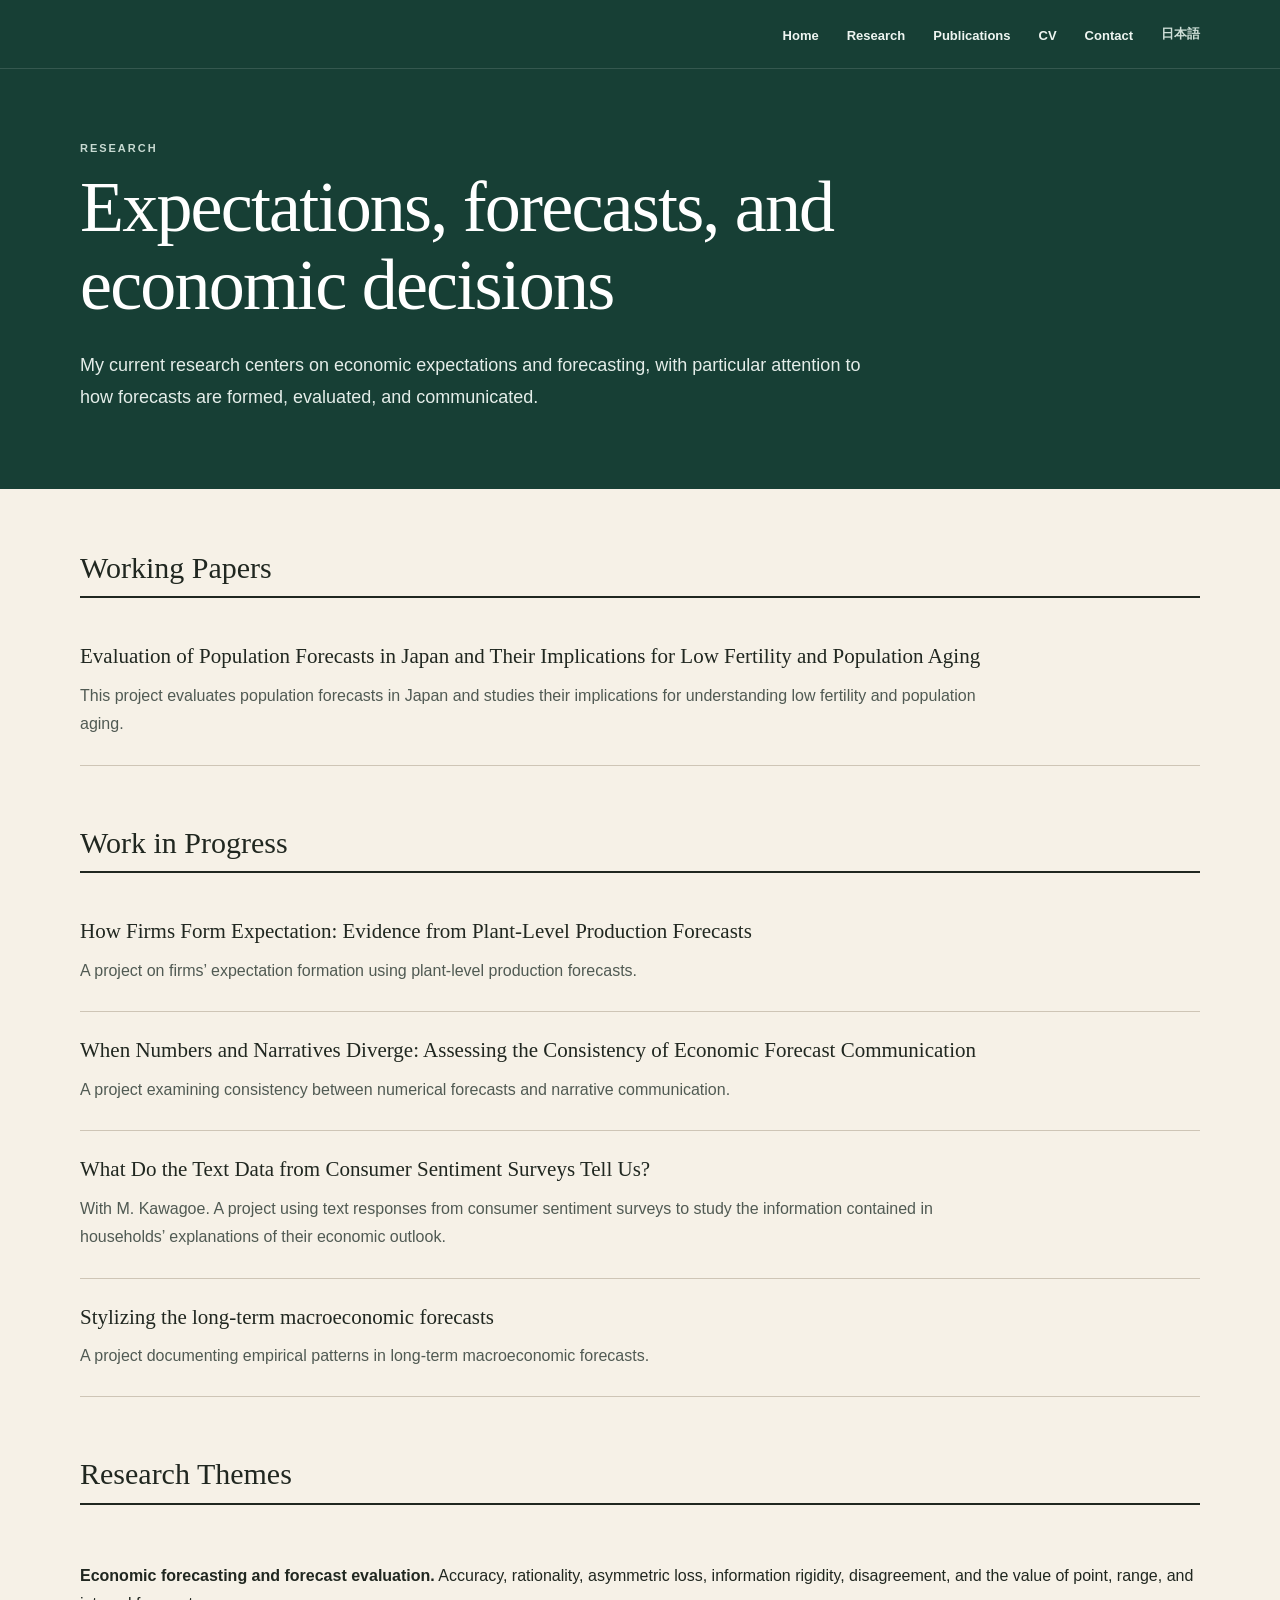
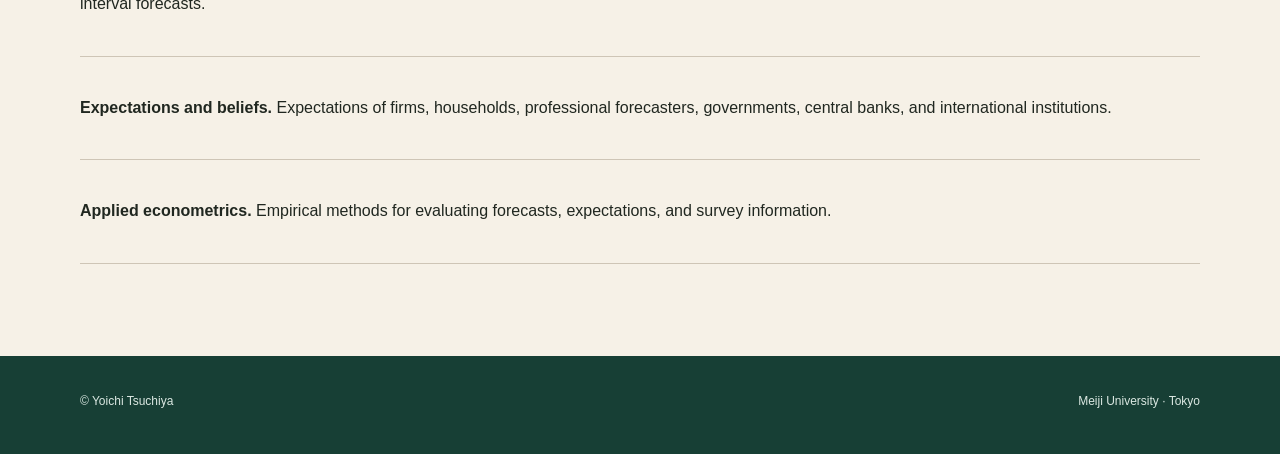
<file: docs/research.html>
<!doctype html><html lang="en"><head><meta charset="utf-8"><meta name="viewport" content="width=device-width, initial-scale=1"><title>Yoichi Tsuchiya — Research</title><link rel="stylesheet" href="style.css"></head><body><nav class="navbar"><div class="nav-inner"><a class="navbar-brand" href="index.html">Yoichi Tsuchiya</a><div class="nav-menu"><a class="nav-link" href="index.html">Home</a><a class="nav-link" href="research.html">Research</a><a class="nav-link" href="publications.html">Publications</a><a class="nav-link" href="cv.html">CV</a><a class="nav-link" href="contact.html">Contact</a></div><div class="nav-switch"><a class="nav-link lang-nav" href="jp/index.html">日本語</a></div></div></nav><main class="content-wrap"><div class="page-intro"><div class="eyebrow">Research</div><h1>Expectations, forecasts, and economic decisions</h1><p>My current research centers on economic expectations and forecasting, with particular attention to how forecasts are formed, evaluated, and communicated.</p></div><h2>Working Papers</h2><section class="research-item"><h3>Evaluation of Population Forecasts in Japan and Their Implications for Low Fertility and Population Aging</h3><p>This project evaluates population forecasts in Japan and studies their implications for understanding low fertility and population aging.</p></section><h2>Work in Progress</h2><section class="research-item"><h3>How Firms Form Expectation: Evidence from Plant-Level Production Forecasts</h3><p>A project on firms’ expectation formation using plant-level production forecasts.</p></section><section class="research-item"><h3>When Numbers and Narratives Diverge: Assessing the Consistency of Economic Forecast Communication</h3><p>A project examining consistency between numerical forecasts and narrative communication.</p></section><section class="research-item"><h3>What Do the Text Data from Consumer Sentiment Surveys Tell Us?</h3><p>With M. Kawagoe. A project using text responses from consumer sentiment surveys to study the information contained in households’ explanations of their economic outlook.</p></section><section class="research-item"><h3>Stylizing the long-term macroeconomic forecasts</h3><p>A project documenting empirical patterns in long-term macroeconomic forecasts.</p></section><h2>Research Themes</h2><div class="research-theme"><p><strong>Economic forecasting and forecast evaluation.</strong> Accuracy, rationality, asymmetric loss, information rigidity, disagreement, and the value of point, range, and interval forecasts.</p></div><div class="research-theme"><p><strong>Expectations and beliefs.</strong> Expectations of firms, households, professional forecasters, governments, central banks, and international institutions.</p></div><div class="research-theme"><p><strong>Applied econometrics.</strong> Empirical methods for evaluating forecasts, expectations, and survey information.</p></div></main><footer class="site-footer"><span>© Yoichi Tsuchiya</span><span>Meiji University · Tokyo</span></footer></body></html>
</file>
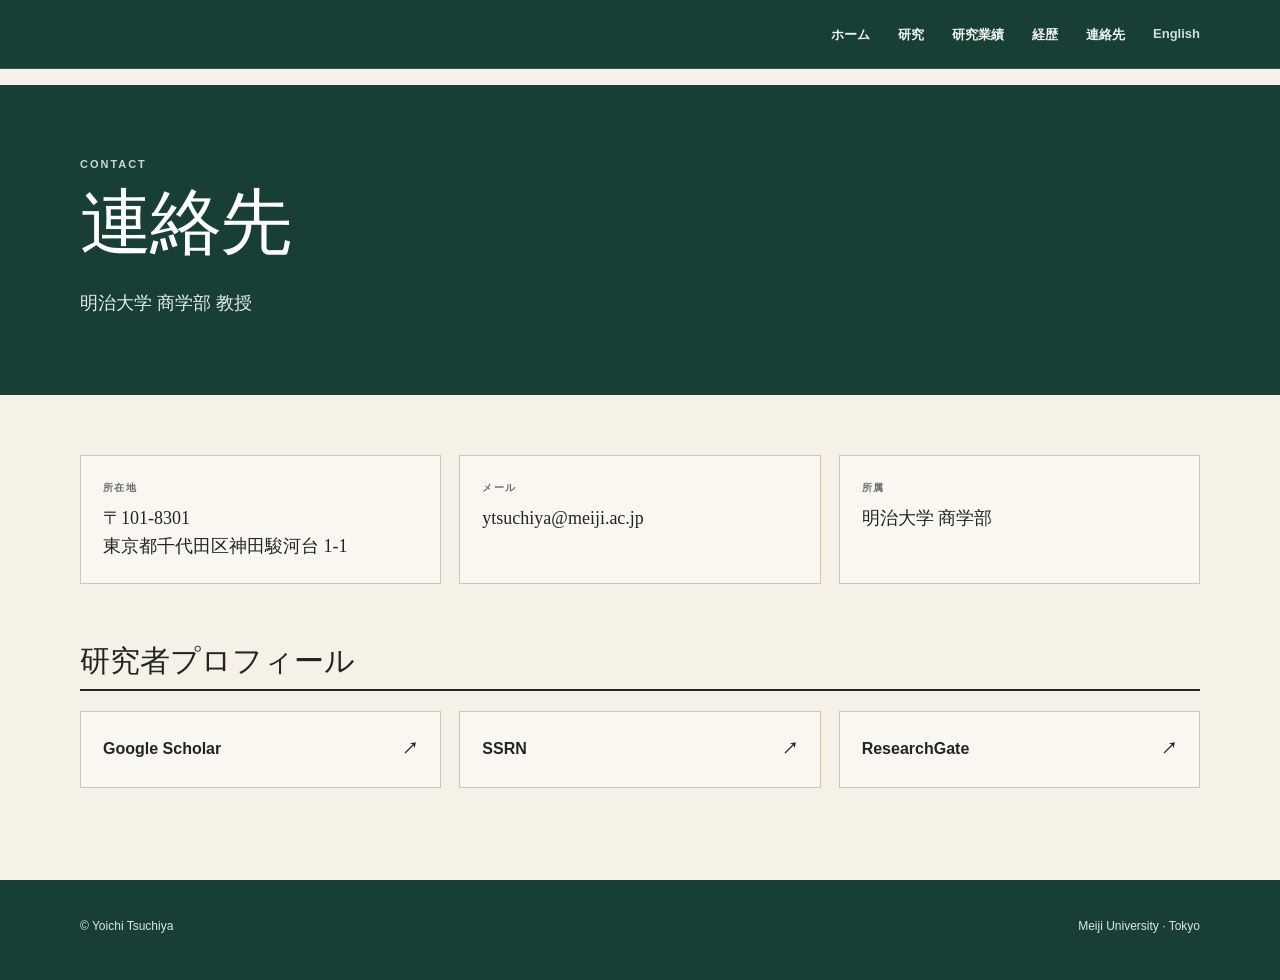
<file: docs/jp/contact.html>
<!doctype html><html lang="ja"><head><meta charset="utf-8"><meta name="viewport" content="width=device-width, initial-scale=1"><title>Yoichi Tsuchiya — Contact</title><link rel="stylesheet" href="../style.css"></head><body><nav class="navbar"><div class="nav-inner"><a class="navbar-brand" href="index.html">Yoichi Tsuchiya</a><div class="nav-menu"><a class="nav-link" href="index.html">ホーム</a><a class="nav-link" href="research.html">研究</a><a class="nav-link" href="publications.html">研究業績</a><a class="nav-link" href="cv.html">経歴</a><a class="nav-link" href="contact.html">連絡先</a></div><div class="nav-switch"><a class="nav-link lang-nav" href="../index.html">English</a></div></div></nav><main class="content-wrap"><p><a href="../contact.html" class="lang-pill">English</a></p><div class="page-intro"><div class="eyebrow">Contact</div><h1>連絡先</h1><p>明治大学 商学部 教授</p></div><div class="contact-grid"><div class="contact-card"><div class="label">所在地</div><div class="value">〒101-8301<br>東京都千代田区神田駿河台 1-1</div></div><div class="contact-card"><div class="label">メール</div><div class="value"><a href="mailto:ytsuchiya@meiji.ac.jp">ytsuchiya@meiji.ac.jp</a></div></div><div class="contact-card"><div class="label">所属</div><div class="value">明治大学 商学部</div></div></div><h2>研究者プロフィール</h2><div class="profile-grid"><div class="profile-cell"><a class="profile-card" href="https://scholar.google.co.jp/citations?user=F517A5IAAAAJ&hl=ja" target="_blank" rel="noopener"><span class="profile-name">Google Scholar</span><span class="profile-arrow">↗</span></a></div><div class="profile-cell"><a class="profile-card" href="https://papers.ssrn.com/sol3/cf_dev/AbsByAuth.cfm?per_id=1452171" target="_blank" rel="noopener"><span class="profile-name">SSRN</span><span class="profile-arrow">↗</span></a></div><div class="profile-cell"><a class="profile-card" href="https://www.researchgate.net/profile/Yoichi-Tsuchiya" target="_blank" rel="noopener"><span class="profile-name">ResearchGate</span><span class="profile-arrow">↗</span></a></div></div></main><footer class="site-footer"><span>© Yoichi Tsuchiya</span><span>Meiji University · Tokyo</span></footer></body></html>
</file>
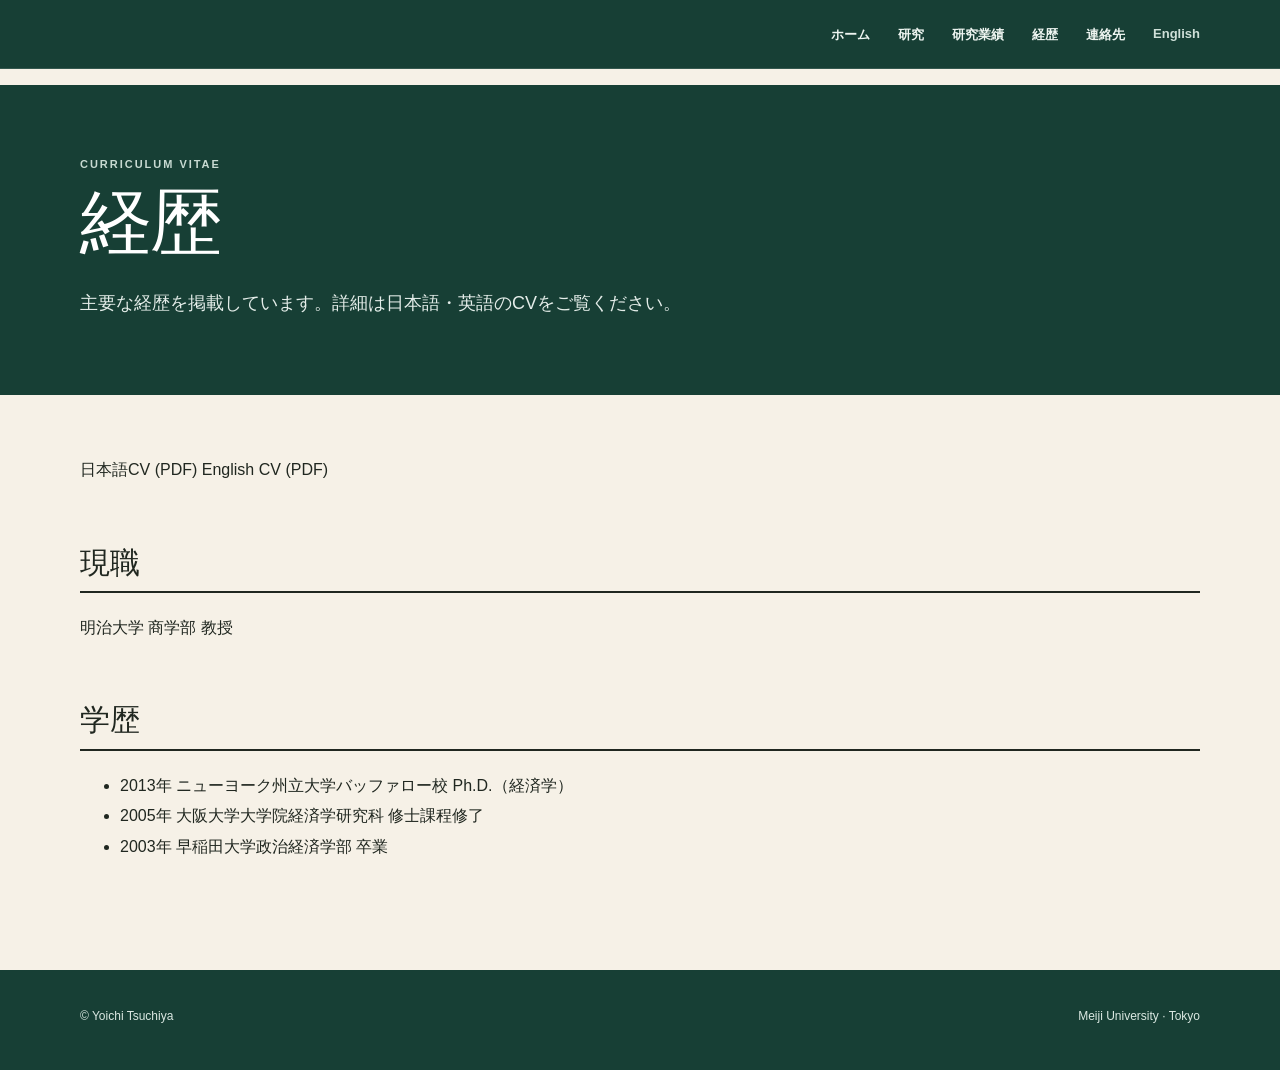
<file: docs/jp/cv.html>
<!doctype html><html lang="ja"><head><meta charset="utf-8"><meta name="viewport" content="width=device-width, initial-scale=1"><title>Yoichi Tsuchiya — CV</title><link rel="stylesheet" href="../style.css"></head><body><nav class="navbar"><div class="nav-inner"><a class="navbar-brand" href="index.html">Yoichi Tsuchiya</a><div class="nav-menu"><a class="nav-link" href="index.html">ホーム</a><a class="nav-link" href="research.html">研究</a><a class="nav-link" href="publications.html">研究業績</a><a class="nav-link" href="cv.html">経歴</a><a class="nav-link" href="contact.html">連絡先</a></div><div class="nav-switch"><a class="nav-link lang-nav" href="../index.html">English</a></div></div></nav><main class="content-wrap"><p><a href="../cv.html" class="lang-pill">English</a></p><div class="page-intro"><div class="eyebrow">Curriculum Vitae</div><h1>経歴</h1><p>主要な経歴を掲載しています。詳細は日本語・英語のCVをご覧ください。</p></div><div class="cv-buttons"><p><a href="../assets/CV_jpn.pdf" target="_blank" rel="noopener">日本語CV (PDF)</a> <a href="../assets/cv_eng.pdf" target="_blank" rel="noopener">English CV (PDF)</a></p></div><h2>現職</h2><p>明治大学 商学部 教授</p><h2>学歴</h2><ul><li>2013年 ニューヨーク州立大学バッファロー校 Ph.D.（経済学）</li><li>2005年 大阪大学大学院経済学研究科 修士課程修了</li><li>2003年 早稲田大学政治経済学部 卒業</li></ul></main><footer class="site-footer"><span>© Yoichi Tsuchiya</span><span>Meiji University · Tokyo</span></footer></body></html>
</file>
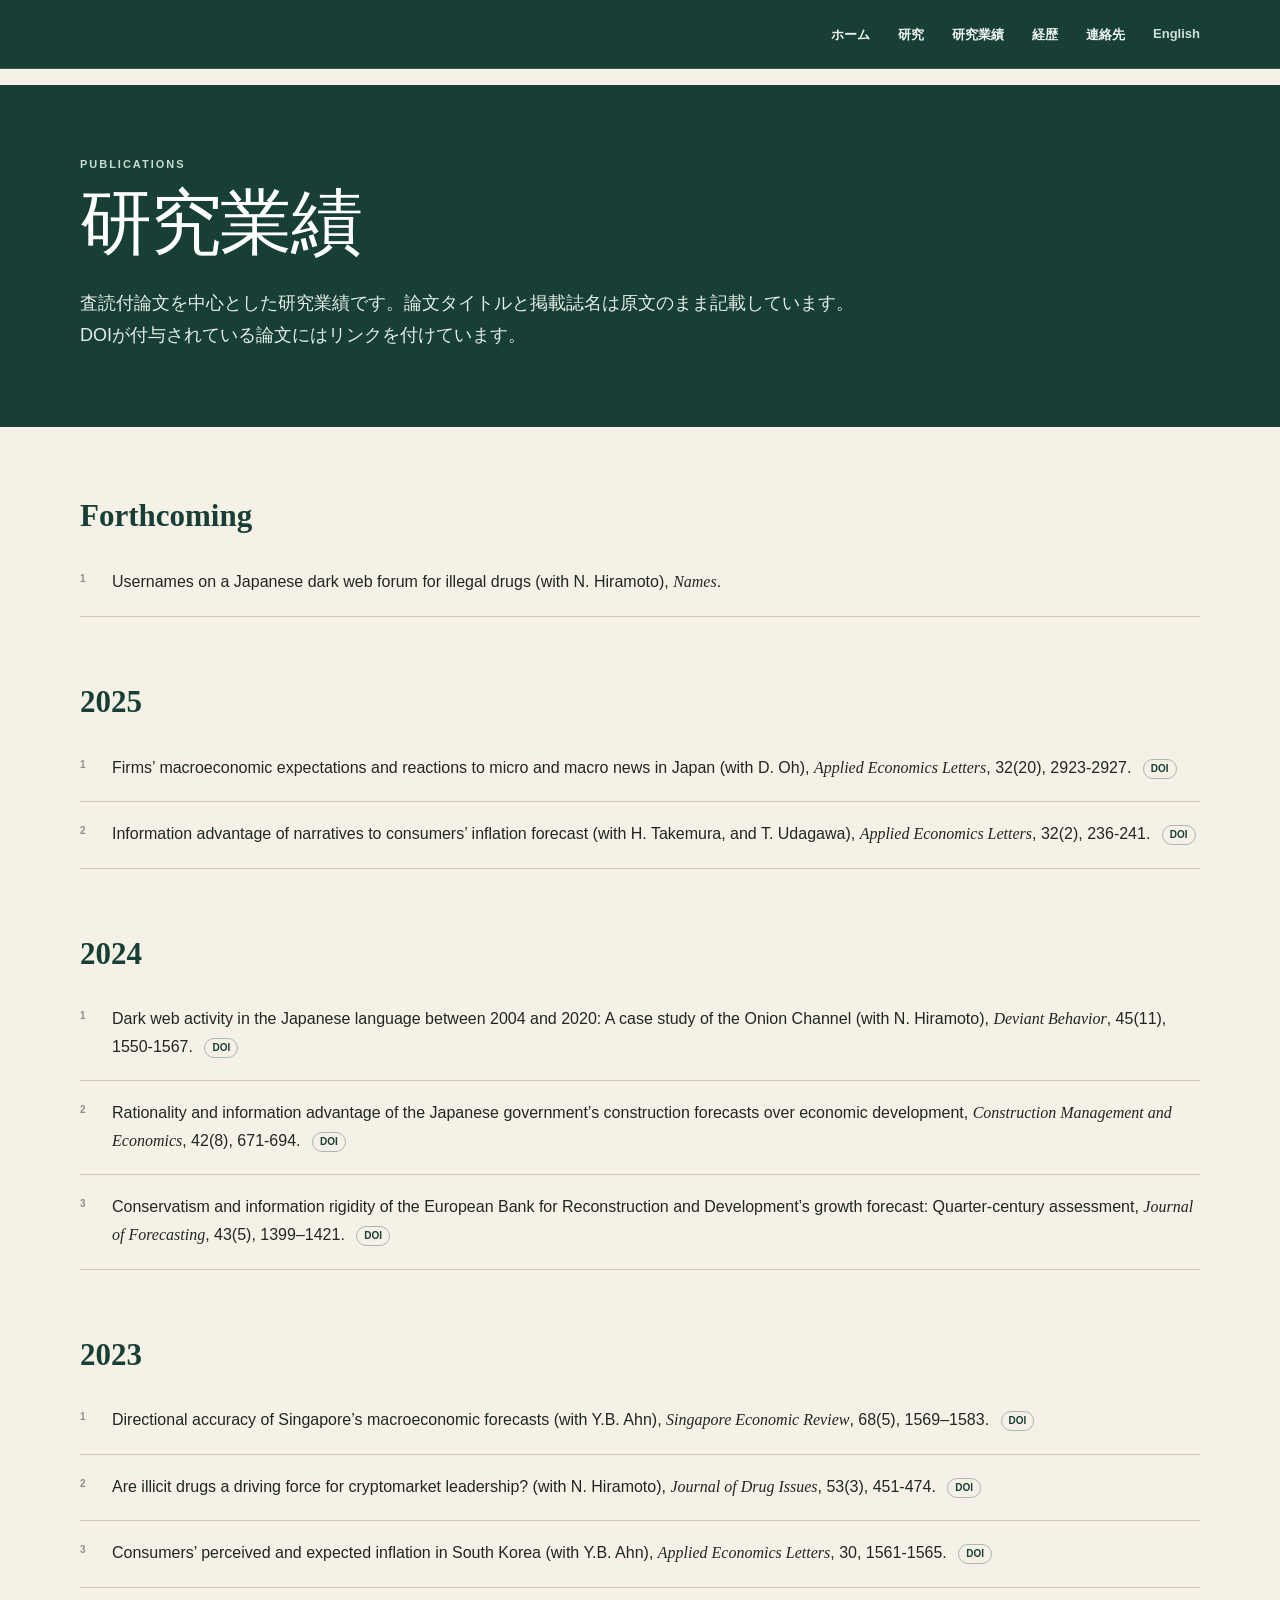
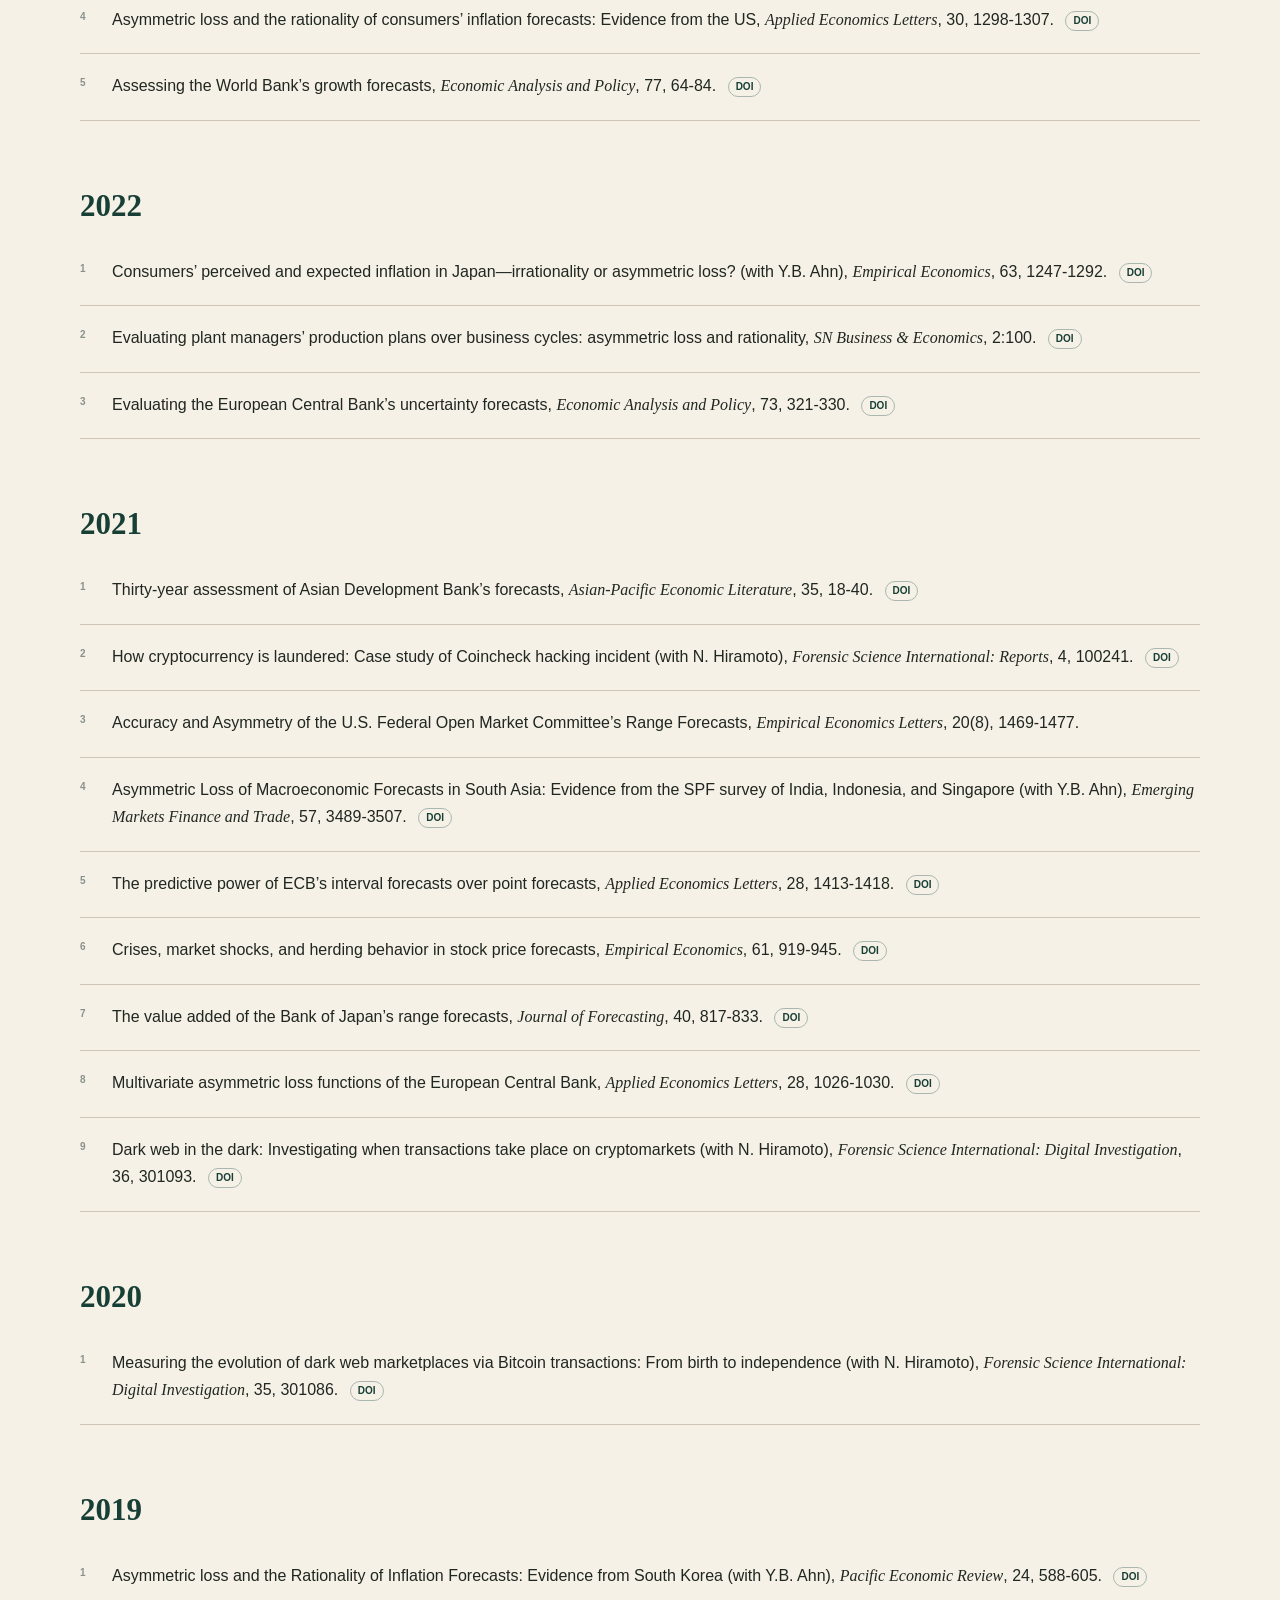
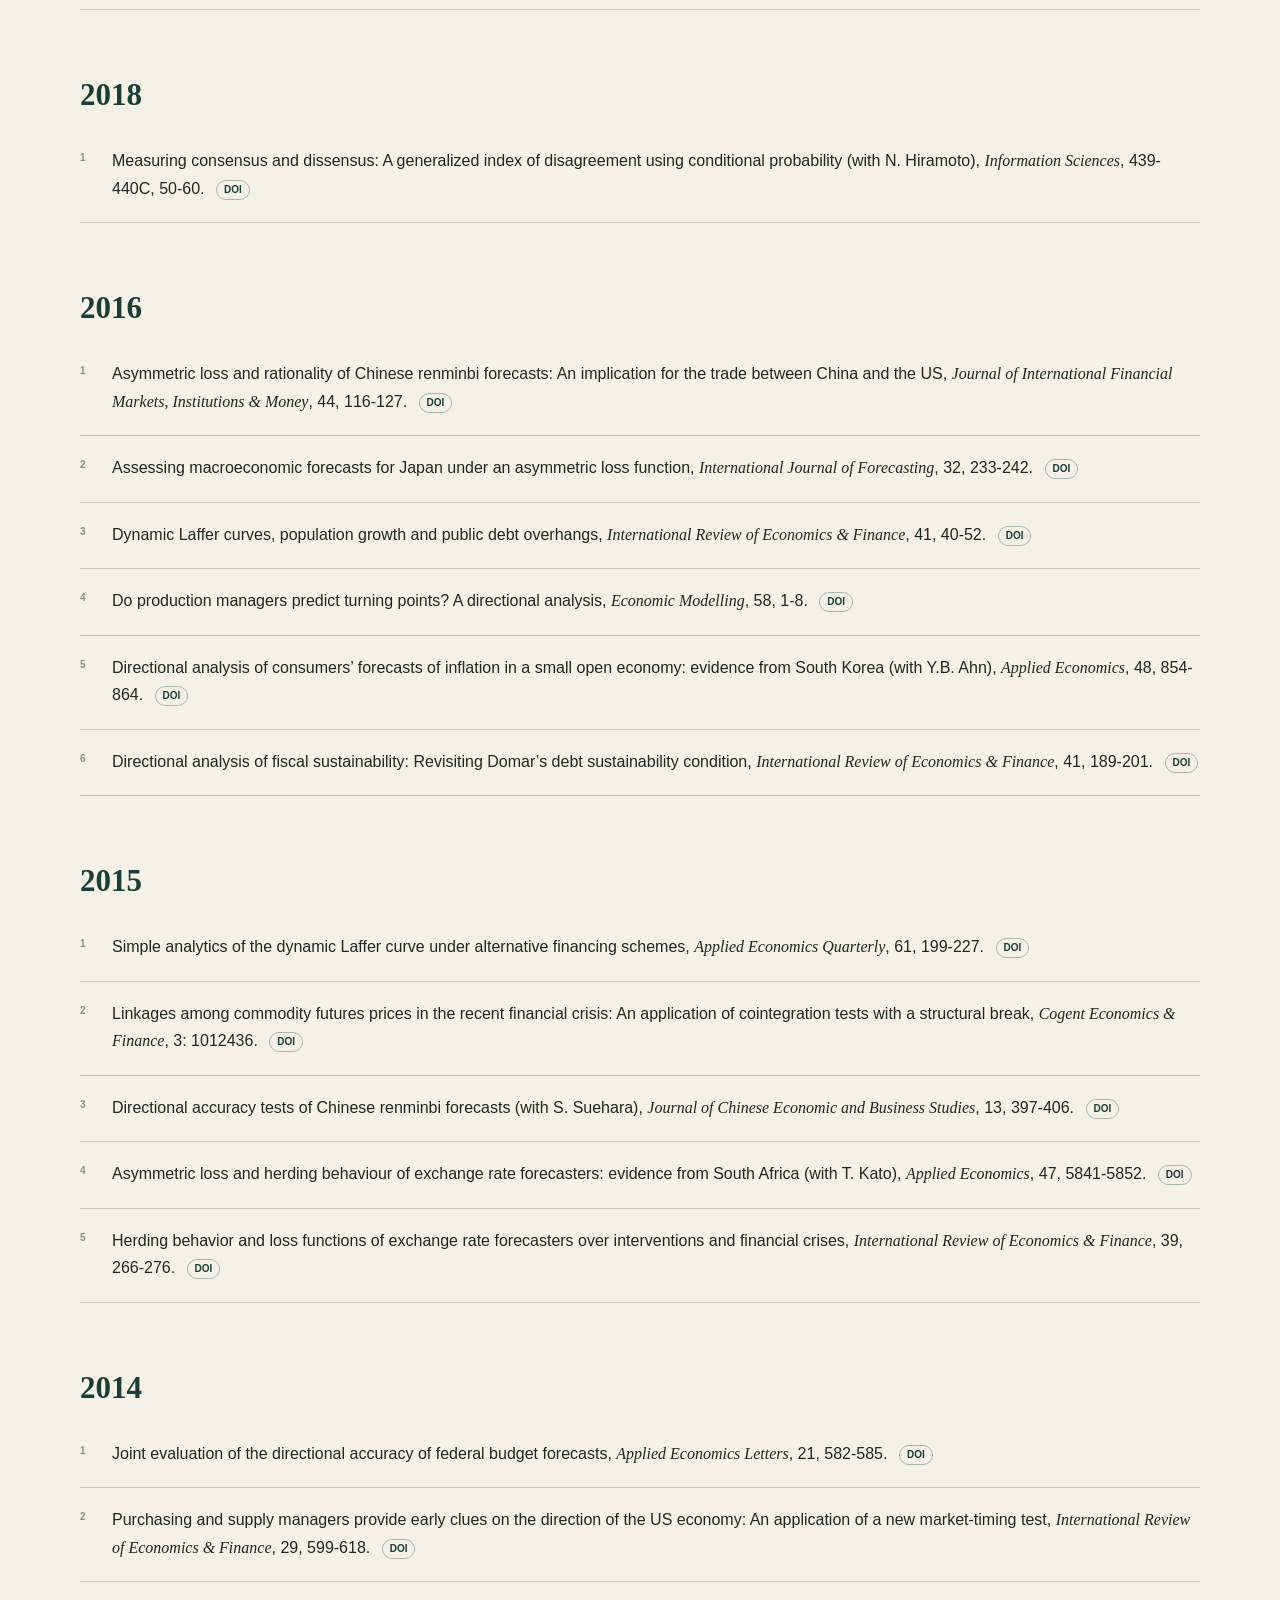
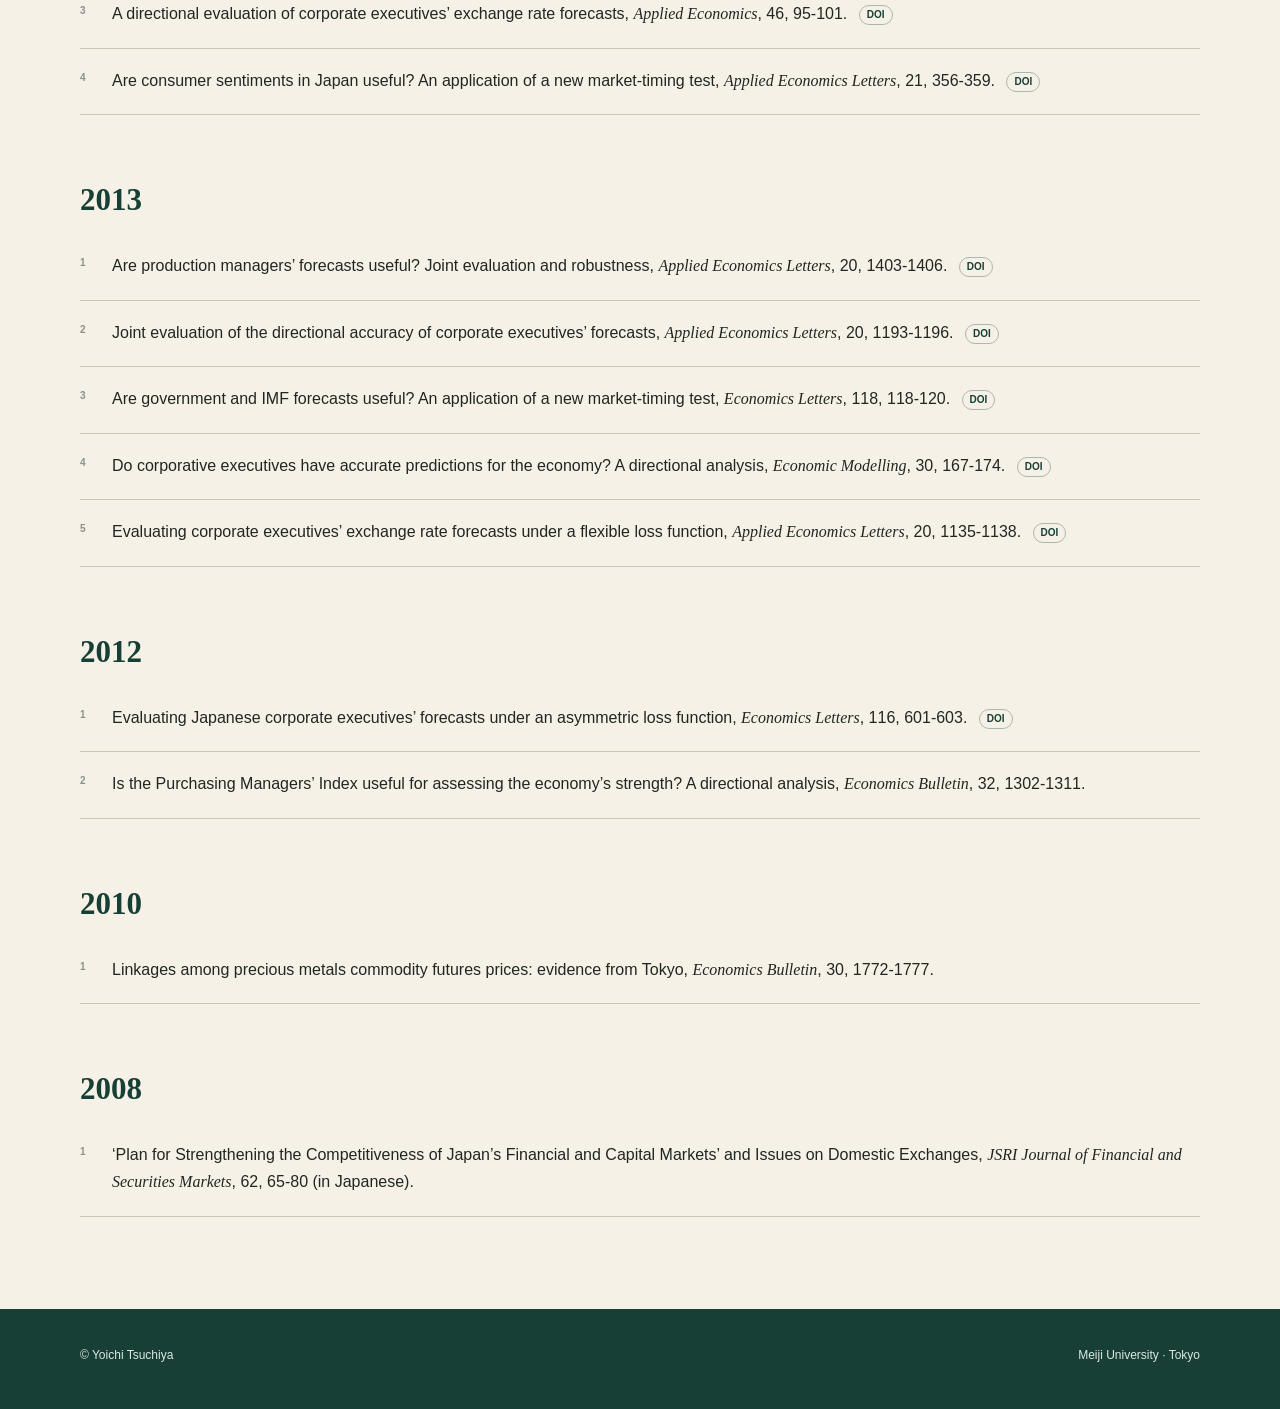
<file: docs/jp/publications.html>
<!doctype html><html lang="ja"><head><meta charset="utf-8"><meta name="viewport" content="width=device-width, initial-scale=1"><title>Yoichi Tsuchiya — Publications</title><link rel="stylesheet" href="../style.css"></head><body><nav class="navbar"><div class="nav-inner"><a class="navbar-brand" href="index.html">Yoichi Tsuchiya</a><div class="nav-menu"><a class="nav-link" href="index.html">ホーム</a><a class="nav-link" href="research.html">研究</a><a class="nav-link" href="publications.html">研究業績</a><a class="nav-link" href="cv.html">経歴</a><a class="nav-link" href="contact.html">連絡先</a></div><div class="nav-switch"><a class="nav-link lang-nav" href="../index.html">English</a></div></div></nav><main class="content-wrap"><p><a href="../publications.html" class="lang-pill">English</a></p><div class="page-intro"><div class="eyebrow">Publications</div><h1>研究業績</h1><p>査読付論文を中心とした研究業績です。論文タイトルと掲載誌名は原文のまま記載しています。DOIが付与されている論文にはリンクを付けています。</p></div><div class="publications"><h2 class="pub-year">Forthcoming</h2><ol><li>Usernames on a Japanese dark web forum for illegal drugs (with N. Hiramoto), <em>Names</em>.</li></ol><h2 class="pub-year">2025</h2><ol><li>Firms’ macroeconomic expectations and reactions to micro and macro news in Japan (with D. Oh), <em>Applied Economics Letters</em>, 32(20), 2923-2927. <a class="doi-link" href="https://doi.org/10.1080/13504851.2024.2355978" target="_blank" rel="noopener">DOI</a></li><li>Information advantage of narratives to consumers’ inflation forecast (with H. Takemura, and T. Udagawa), <em>Applied Economics Letters</em>, 32(2), 236-241. <a class="doi-link" href="https://doi.org/10.1080/13504851.2023.2266558" target="_blank" rel="noopener">DOI</a></li></ol><h2 class="pub-year">2024</h2><ol><li>Dark web activity in the Japanese language between 2004 and 2020: A case study of the Onion Channel (with N. Hiramoto), <em>Deviant Behavior</em>, 45(11), 1550-1567. <a class="doi-link" href="https://doi.org/10.1080/01639625.2024.2311751" target="_blank" rel="noopener">DOI</a></li><li>Rationality and information advantage of the Japanese government’s construction forecasts over economic development, <em>Construction Management and Economics</em>, 42(8), 671-694. <a class="doi-link" href="https://doi.org/10.1080/01446193.2024.2312167" target="_blank" rel="noopener">DOI</a></li><li>Conservatism and information rigidity of the European Bank for Reconstruction and Development’s growth forecast: Quarter-century assessment, <em>Journal of Forecasting</em>, 43(5), 1399–1421. <a class="doi-link" href="https://doi.org/10.1002/for.3092" target="_blank" rel="noopener">DOI</a></li></ol><h2 class="pub-year">2023</h2><ol><li>Directional accuracy of Singapore’s macroeconomic forecasts (with Y.B. Ahn), <em>Singapore Economic Review</em>, 68(5), 1569–1583. <a class="doi-link" href="https://doi.org/10.1142/S0217590819500541" target="_blank" rel="noopener">DOI</a></li><li>Are illicit drugs a driving force for cryptomarket leadership? (with N. Hiramoto), <em>Journal of Drug Issues</em>, 53(3), 451-474. <a class="doi-link" href="https://doi.org/10.1177/00220426221133030" target="_blank" rel="noopener">DOI</a></li><li>Consumers’ perceived and expected inflation in South Korea (with Y.B. Ahn), <em>Applied Economics Letters</em>, 30, 1561-1565. <a class="doi-link" href="https://doi.org/10.1080/13504851.2022.2070593" target="_blank" rel="noopener">DOI</a></li><li>Asymmetric loss and the rationality of consumers’ inflation forecasts: Evidence from the US, <em>Applied Economics Letters</em>, 30, 1298-1307. <a class="doi-link" href="https://doi.org/10.1080/13504851.2022.2047588" target="_blank" rel="noopener">DOI</a></li><li>Assessing the World Bank’s growth forecasts, <em>Economic Analysis and Policy</em>, 77, 64-84. <a class="doi-link" href="https://doi.org/10.1016/j.eap.2022.10.017" target="_blank" rel="noopener">DOI</a></li></ol><h2 class="pub-year">2022</h2><ol><li>Consumers’ perceived and expected inflation in Japan—irrationality or asymmetric loss? (with Y.B. Ahn), <em>Empirical Economics</em>, 63, 1247-1292. <a class="doi-link" href="https://doi.org/10.1007/s00181-021-02181-6" target="_blank" rel="noopener">DOI</a></li><li>Evaluating plant managers’ production plans over business cycles: asymmetric loss and rationality, <em>SN Business &amp; Economics</em>, 2:100. <a class="doi-link" href="https://doi.org/10.1007/s43546-022-00279-2" target="_blank" rel="noopener">DOI</a></li><li>Evaluating the European Central Bank’s uncertainty forecasts, <em>Economic Analysis and Policy</em>, 73, 321-330. <a class="doi-link" href="https://doi.org/10.1016/j.eap.2021.12.005" target="_blank" rel="noopener">DOI</a></li></ol><h2 class="pub-year">2021</h2><ol><li>Thirty-year assessment of Asian Development Bank’s forecasts, <em>Asian-Pacific Economic Literature</em>, 35, 18-40. <a class="doi-link" href="https://doi.org/10.1111/apel.12333" target="_blank" rel="noopener">DOI</a></li><li>How cryptocurrency is laundered: Case study of Coincheck hacking incident (with N. Hiramoto), <em>Forensic Science International: Reports</em>, 4, 100241. <a class="doi-link" href="https://doi.org/10.1016/j.fsir.2021.100241" target="_blank" rel="noopener">DOI</a></li><li>Accuracy and Asymmetry of the U.S. Federal Open Market Committee’s Range Forecasts, <em>Empirical Economics Letters</em>, 20(8), 1469-1477.</li><li>Asymmetric Loss of Macroeconomic Forecasts in South Asia: Evidence from the SPF survey of India, Indonesia, and Singapore (with Y.B. Ahn), <em>Emerging Markets Finance and Trade</em>, 57, 3489-3507. <a class="doi-link" href="https://doi.org/10.1080/1540496X.2019.1699788" target="_blank" rel="noopener">DOI</a></li><li>The predictive power of ECB’s interval forecasts over point forecasts, <em>Applied Economics Letters</em>, 28, 1413-1418. <a class="doi-link" href="https://doi.org/10.1080/13504851.2020.1820439" target="_blank" rel="noopener">DOI</a></li><li>Crises, market shocks, and herding behavior in stock price forecasts, <em>Empirical Economics</em>, 61, 919-945. <a class="doi-link" href="https://doi.org/10.1007/s00181-020-01894-4" target="_blank" rel="noopener">DOI</a></li><li>The value added of the Bank of Japan’s range forecasts, <em>Journal of Forecasting</em>, 40, 817-833. <a class="doi-link" href="https://doi.org/10.1002/for.2742" target="_blank" rel="noopener">DOI</a></li><li>Multivariate asymmetric loss functions of the European Central Bank, <em>Applied Economics Letters</em>, 28, 1026-1030. <a class="doi-link" href="https://doi.org/10.1080/13504851.2020.1795067" target="_blank" rel="noopener">DOI</a></li><li>Dark web in the dark: Investigating when transactions take place on cryptomarkets (with N. Hiramoto), <em>Forensic Science International: Digital Investigation</em>, 36, 301093. <a class="doi-link" href="https://doi.org/10.1016/j.fsidi.2020.301093" target="_blank" rel="noopener">DOI</a></li></ol><h2 class="pub-year">2020</h2><ol><li>Measuring the evolution of dark web marketplaces via Bitcoin transactions: From birth to independence (with N. Hiramoto), <em>Forensic Science International: Digital Investigation</em>, 35, 301086. <a class="doi-link" href="https://doi.org/10.1016/j.fsidi.2020.301086" target="_blank" rel="noopener">DOI</a></li></ol><h2 class="pub-year">2019</h2><ol><li>Asymmetric loss and the Rationality of Inflation Forecasts: Evidence from South Korea (with Y.B. Ahn), <em>Pacific Economic Review</em>, 24, 588-605. <a class="doi-link" href="https://doi.org/10.1111/1468-0106.12214" target="_blank" rel="noopener">DOI</a></li></ol><h2 class="pub-year">2018</h2><ol><li>Measuring consensus and dissensus: A generalized index of disagreement using conditional probability (with N. Hiramoto), <em>Information Sciences</em>, 439-440C, 50-60. <a class="doi-link" href="https://doi.org/10.1016/j.ins.2018.02.003" target="_blank" rel="noopener">DOI</a></li></ol><h2 class="pub-year">2016</h2><ol><li>Asymmetric loss and rationality of Chinese renminbi forecasts: An implication for the trade between China and the US, <em>Journal of International Financial Markets, Institutions &amp; Money</em>, 44, 116-127. <a class="doi-link" href="https://doi.org/10.1016/j.intfin.2016.05.001" target="_blank" rel="noopener">DOI</a></li><li>Assessing macroeconomic forecasts for Japan under an asymmetric loss function, <em>International Journal of Forecasting</em>, 32, 233-242. <a class="doi-link" href="https://doi.org/10.1016/j.ijforecast.2015.05.005" target="_blank" rel="noopener">DOI</a></li><li>Dynamic Laffer curves, population growth and public debt overhangs, <em>International Review of Economics &amp; Finance</em>, 41, 40-52. <a class="doi-link" href="https://doi.org/10.1016/j.iref.2015.10.001" target="_blank" rel="noopener">DOI</a></li><li>Do production managers predict turning points? A directional analysis, <em>Economic Modelling</em>, 58, 1-8. <a class="doi-link" href="https://doi.org/10.1016/j.econmod.2016.05.019" target="_blank" rel="noopener">DOI</a></li><li>Directional analysis of consumers’ forecasts of inflation in a small open economy: evidence from South Korea (with Y.B. Ahn), <em>Applied Economics</em>, 48, 854-864. <a class="doi-link" href="https://doi.org/10.1080/00036846.2015.1088144" target="_blank" rel="noopener">DOI</a></li><li>Directional analysis of fiscal sustainability: Revisiting Domar’s debt sustainability condition, <em>International Review of Economics &amp; Finance</em>, 41, 189-201. <a class="doi-link" href="https://doi.org/10.1016/j.iref.2015.08.012" target="_blank" rel="noopener">DOI</a></li></ol><h2 class="pub-year">2015</h2><ol><li>Simple analytics of the dynamic Laffer curve under alternative financing schemes, <em>Applied Economics Quarterly</em>, 61, 199-227. <a class="doi-link" href="https://doi.org/10.3790/aeq.61.3.199" target="_blank" rel="noopener">DOI</a></li><li>Linkages among commodity futures prices in the recent financial crisis: An application of cointegration tests with a structural break, <em>Cogent Economics &amp; Finance</em>, 3: 1012436. <a class="doi-link" href="https://doi.org/10.1080/23322039.2015.1012436" target="_blank" rel="noopener">DOI</a></li><li>Directional accuracy tests of Chinese renminbi forecasts (with S. Suehara), <em>Journal of Chinese Economic and Business Studies</em>, 13, 397-406. <a class="doi-link" href="https://doi.org/10.1080/14765284.2015.1106755" target="_blank" rel="noopener">DOI</a></li><li>Asymmetric loss and herding behaviour of exchange rate forecasters: evidence from South Africa (with T. Kato), <em>Applied Economics</em>, 47, 5841-5852. <a class="doi-link" href="https://doi.org/10.1080/00036846.2015.1058911" target="_blank" rel="noopener">DOI</a></li><li>Herding behavior and loss functions of exchange rate forecasters over interventions and financial crises, <em>International Review of Economics &amp; Finance</em>, 39, 266-276. <a class="doi-link" href="https://doi.org/10.1016/j.iref.2015.04.010" target="_blank" rel="noopener">DOI</a></li></ol><h2 class="pub-year">2014</h2><ol><li>Joint evaluation of the directional accuracy of federal budget forecasts, <em>Applied Economics Letters</em>, 21, 582-585. <a class="doi-link" href="https://doi.org/10.1080/13504851.2013.877562" target="_blank" rel="noopener">DOI</a></li><li>Purchasing and supply managers provide early clues on the direction of the US economy: An application of a new market-timing test, <em>International Review of Economics &amp; Finance</em>, 29, 599-618. <a class="doi-link" href="https://doi.org/10.1016/j.iref.2013.09.002" target="_blank" rel="noopener">DOI</a></li><li>A directional evaluation of corporate executives’ exchange rate forecasts, <em>Applied Economics</em>, 46, 95-101. <a class="doi-link" href="https://doi.org/10.1080/00036846.2013.831173" target="_blank" rel="noopener">DOI</a></li><li>Are consumer sentiments in Japan useful? An application of a new market-timing test, <em>Applied Economics Letters</em>, 21, 356-359. <a class="doi-link" href="https://doi.org/10.1080/13504851.2013.861578" target="_blank" rel="noopener">DOI</a></li></ol><h2 class="pub-year">2013</h2><ol><li>Are production managers’ forecasts useful? Joint evaluation and robustness, <em>Applied Economics Letters</em>, 20, 1403-1406. <a class="doi-link" href="https://doi.org/10.1080/13504851.2013.815301" target="_blank" rel="noopener">DOI</a></li><li>Joint evaluation of the directional accuracy of corporate executives’ forecasts, <em>Applied Economics Letters</em>, 20, 1193-1196. <a class="doi-link" href="https://doi.org/10.1080/13504851.2013.799743" target="_blank" rel="noopener">DOI</a></li><li>Are government and IMF forecasts useful? An application of a new market-timing test, <em>Economics Letters</em>, 118, 118-120. <a class="doi-link" href="https://doi.org/10.1016/j.econlet.2012.10.005" target="_blank" rel="noopener">DOI</a></li><li>Do corporative executives have accurate predictions for the economy? A directional analysis, <em>Economic Modelling</em>, 30, 167-174. <a class="doi-link" href="https://doi.org/10.1016/j.econmod.2012.09.029" target="_blank" rel="noopener">DOI</a></li><li>Evaluating corporate executives’ exchange rate forecasts under a flexible loss function, <em>Applied Economics Letters</em>, 20, 1135-1138. <a class="doi-link" href="https://doi.org/10.1080/13504851.2013.792989" target="_blank" rel="noopener">DOI</a></li></ol><h2 class="pub-year">2012</h2><ol><li>Evaluating Japanese corporate executives’ forecasts under an asymmetric loss function, <em>Economics Letters</em>, 116, 601-603. <a class="doi-link" href="https://doi.org/10.1016/j.econlet.2012.06.010" target="_blank" rel="noopener">DOI</a></li><li>Is the Purchasing Managers’ Index useful for assessing the economy’s strength? A directional analysis, <em>Economics Bulletin</em>, 32, 1302-1311.</li></ol><h2 class="pub-year">2010</h2><ol><li>Linkages among precious metals commodity futures prices: evidence from Tokyo, <em>Economics Bulletin</em>, 30, 1772-1777.</li></ol><h2 class="pub-year">2008</h2><ol><li>‘Plan for Strengthening the Competitiveness of Japan’s Financial and Capital Markets’ and Issues on Domestic Exchanges, <em>JSRI Journal of Financial and Securities Markets</em>, 62, 65-80 (in Japanese).</li></ol></div></main><footer class="site-footer"><span>© Yoichi Tsuchiya</span><span>Meiji University · Tokyo</span></footer></body></html>
</file>
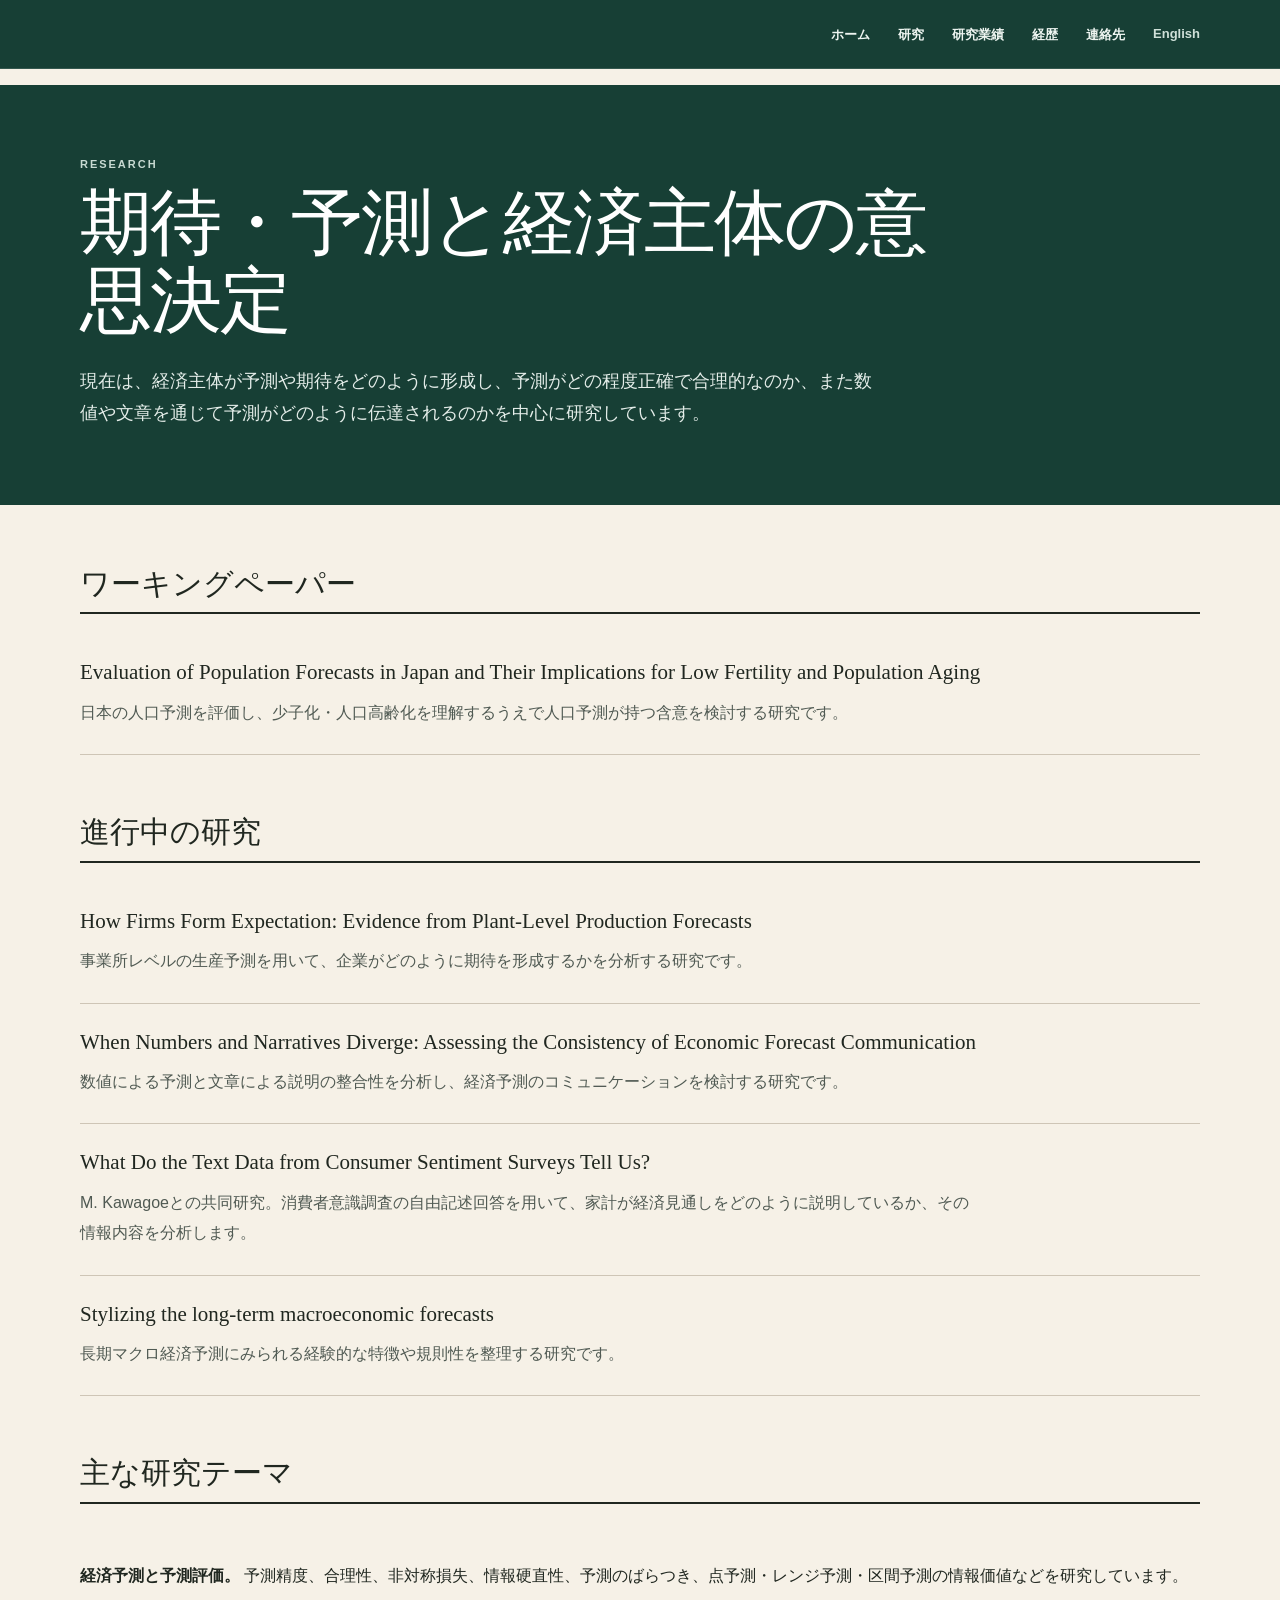
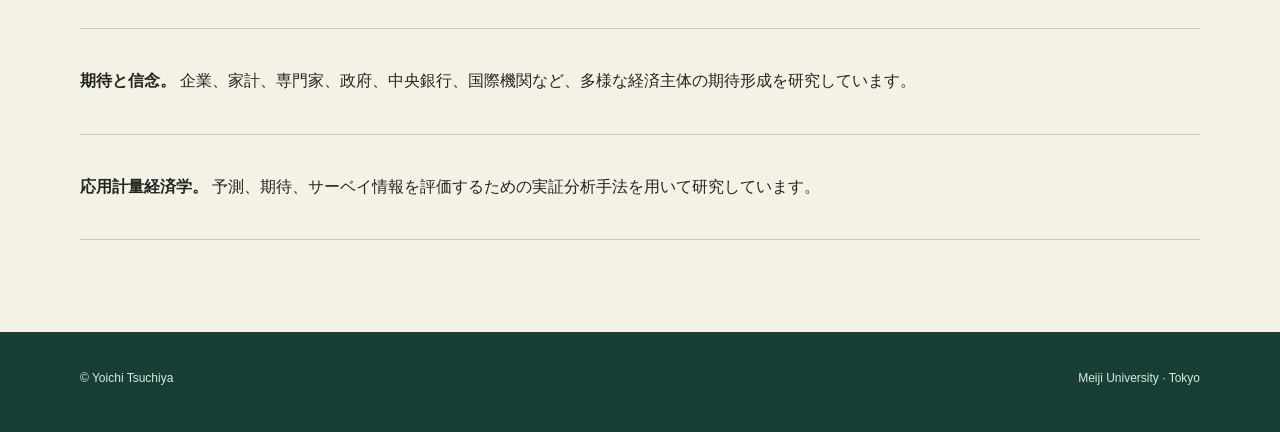
<file: docs/jp/research.html>
<!doctype html><html lang="ja"><head><meta charset="utf-8"><meta name="viewport" content="width=device-width, initial-scale=1"><title>Yoichi Tsuchiya — Research</title><link rel="stylesheet" href="../style.css"></head><body><nav class="navbar"><div class="nav-inner"><a class="navbar-brand" href="index.html">Yoichi Tsuchiya</a><div class="nav-menu"><a class="nav-link" href="index.html">ホーム</a><a class="nav-link" href="research.html">研究</a><a class="nav-link" href="publications.html">研究業績</a><a class="nav-link" href="cv.html">経歴</a><a class="nav-link" href="contact.html">連絡先</a></div><div class="nav-switch"><a class="nav-link lang-nav" href="../index.html">English</a></div></div></nav><main class="content-wrap"><p><a href="../research.html" class="lang-pill">English</a></p><div class="page-intro"><div class="eyebrow">Research</div><h1>期待・予測と経済主体の意思決定</h1><p>現在は、経済主体が予測や期待をどのように形成し、予測がどの程度正確で合理的なのか、また数値や文章を通じて予測がどのように伝達されるのかを中心に研究しています。</p></div><h2>ワーキングペーパー</h2><section class="research-item"><h3>Evaluation of Population Forecasts in Japan and Their Implications for Low Fertility and Population Aging</h3><p>日本の人口予測を評価し、少子化・人口高齢化を理解するうえで人口予測が持つ含意を検討する研究です。</p></section><h2>進行中の研究</h2><section class="research-item"><h3>How Firms Form Expectation: Evidence from Plant-Level Production Forecasts</h3><p>事業所レベルの生産予測を用いて、企業がどのように期待を形成するかを分析する研究です。</p></section><section class="research-item"><h3>When Numbers and Narratives Diverge: Assessing the Consistency of Economic Forecast Communication</h3><p>数値による予測と文章による説明の整合性を分析し、経済予測のコミュニケーションを検討する研究です。</p></section><section class="research-item"><h3>What Do the Text Data from Consumer Sentiment Surveys Tell Us?</h3><p>M. Kawagoeとの共同研究。消費者意識調査の自由記述回答を用いて、家計が経済見通しをどのように説明しているか、その情報内容を分析します。</p></section><section class="research-item"><h3>Stylizing the long-term macroeconomic forecasts</h3><p>長期マクロ経済予測にみられる経験的な特徴や規則性を整理する研究です。</p></section><h2>主な研究テーマ</h2><div class="research-theme"><p><strong>経済予測と予測評価。</strong> 予測精度、合理性、非対称損失、情報硬直性、予測のばらつき、点予測・レンジ予測・区間予測の情報価値などを研究しています。</p></div><div class="research-theme"><p><strong>期待と信念。</strong> 企業、家計、専門家、政府、中央銀行、国際機関など、多様な経済主体の期待形成を研究しています。</p></div><div class="research-theme"><p><strong>応用計量経済学。</strong> 予測、期待、サーベイ情報を評価するための実証分析手法を用いて研究しています。</p></div></main><footer class="site-footer"><span>© Yoichi Tsuchiya</span><span>Meiji University · Tokyo</span></footer></body></html>
</file>
<file: docs/style.css>
:root{
  --green:#173f35;
  --green-2:#214f43;
  --ivory:#f6f1e7;
  --ivory-2:#ece4d7;
  --paper:#fbf8f1;
  --ink:#202720;
  --muted:#657068;
  --rule:#cec5b6;
  --white:#fff;
  --accent:#a9c2b8;
  --max:1120px;
}
*{box-sizing:border-box}
html{scroll-behavior:smooth}
body{
  margin:0;
  color:var(--ink);
  background:var(--ivory);
  font-family:"Helvetica Neue",Arial,"Hiragino Sans","Yu Gothic",sans-serif;
  font-size:16px;
  line-height:1.78;
  -webkit-font-smoothing:antialiased;
}
a{color:inherit;text-decoration:none}
a:hover{opacity:.72}
.wrap{width:min(var(--max),calc(100% - 56px));margin:0 auto}

/* navigation */
.site-nav{
  background:var(--green);
  color:#eef5f1;
  border-bottom:1px solid rgba(255,255,255,.13);
  position:sticky;top:0;z-index:20;
}
.nav-inner{
  min-height:68px;
  display:flex;
  justify-content:flex-end;
  align-items:center;
}
.nav-links{
  display:flex;
  align-items:center;
  gap:28px;
  font-size:13px;
  letter-spacing:.025em;
  font-weight:600;
}
.nav-links a{padding:22px 0 19px;border-bottom:2px solid transparent}
.nav-links a.active{border-color:#dce9e3}
.nav-links .language{margin-left:8px;color:#cfe0d8}

/* Home */
.hero{
  background:var(--green);
  color:white;
}
.hero-inner{
  padding:106px 0 106px;
  max-width:970px;
}
.eyebrow{
  color:#c8dad2;
  font-size:11px;
  line-height:1.4;
  font-weight:700;
  letter-spacing:.18em;
  text-transform:uppercase;
  margin-bottom:18px;
}
.hero h1{
  margin:0;
  font-family:Georgia,"Times New Roman","Yu Mincho","Hiragino Mincho ProN",serif;
  font-size:clamp(64px,8.6vw,112px);
  line-height:.98;
  letter-spacing:-.045em;
  font-weight:400;
  white-space:nowrap;
}
.hero .role{
  margin:27px 0 0;
  color:#e6efeb;
  font-size:17px;
  line-height:1.65;
}
.tags{display:flex;gap:10px;flex-wrap:wrap;margin:30px 0 0}
.tags span{
  display:inline-block;
  border:1px solid #77998e;
  color:#eef5f2;
  border-radius:999px;
  padding:7px 12px;
  font-size:12px;
  line-height:1.3;
  letter-spacing:.02em;
}
.hero .lead{
  max-width:820px;
  margin:38px 0 0;
  font-family:Georgia,"Times New Roman","Yu Mincho","Hiragino Mincho ProN",serif;
  font-size:21px;
  line-height:1.78;
  letter-spacing:-.005em;
  color:#f3f6f4;
}
.profile-links{
  display:flex;gap:25px;flex-wrap:wrap;
  margin-top:31px;
  color:#d9e7e1;
  font-size:13px;
  font-weight:600;
}

/* sections */
.home-section{padding:86px 0}
.home-section.alt{background:var(--ivory-2)}
.section-head{
  display:flex;
  justify-content:space-between;
  align-items:flex-end;
  gap:32px;
  border-bottom:2px solid var(--ink);
  padding-bottom:16px;
  margin-bottom:34px;
}
.section-overline{
  font-size:10px;
  text-transform:uppercase;
  letter-spacing:.17em;
  font-weight:700;
  color:var(--muted);
}
.section-head h2{
  margin:5px 0 0;
  font-family:Georgia,"Times New Roman","Yu Mincho","Hiragino Mincho ProN",serif;
  font-size:38px;
  line-height:1.16;
  font-weight:400;
}
.section-link{font-size:13px;font-weight:700;white-space:nowrap}
.research-grid{
  display:grid;
  grid-template-columns:repeat(2,minmax(0,1fr));
  column-gap:44px;
}
.research-card{
  padding:25px 0 28px;
  border-bottom:1px solid var(--rule);
}
.kicker{
  color:var(--muted);
  font-size:10px;
  font-weight:700;
  letter-spacing:.14em;
  text-transform:uppercase;
  margin-bottom:9px;
}
.research-card h3{
  margin:0;
  font-family:Georgia,"Times New Roman","Yu Mincho","Hiragino Mincho ProN",serif;
  font-weight:400;
  font-size:22px;
  line-height:1.4;
}
.research-card p{
  margin:10px 0 0;
  color:#4c574f;
  line-height:1.78;
}
.pub-list{border-top:1px solid var(--rule)}
.pub-row{
  display:grid;
  grid-template-columns:74px 1fr;
  gap:24px;
  padding:23px 0;
  border-bottom:1px solid var(--rule);
}
.pub-year{font-size:12px;font-weight:700;padding-top:4px;color:var(--muted)}
.pub-row h3{
  margin:0;
  font-family:Georgia,"Times New Roman","Yu Mincho","Hiragino Mincho ProN",serif;
  font-weight:400;
  font-size:20px;
  line-height:1.45;
}
.pub-row p{margin:8px 0 0;color:#59635c;font-size:14px;line-height:1.6}

/* Sub pages */
.page-hero{
  background:var(--green);
  color:white;
  padding:72px 0 76px;
}
.page-hero .eyebrow{margin-bottom:13px}
.page-hero h1{
  max-width:900px;
  margin:0;
  font-family:Georgia,"Times New Roman","Yu Mincho","Hiragino Mincho ProN",serif;
  font-size:clamp(44px,6vw,72px);
  line-height:1.08;
  font-weight:400;
  letter-spacing:-.025em;
}
.page-hero p{
  max-width:800px;
  margin:24px 0 0;
  color:#e4ede9;
  font-size:18px;
  line-height:1.78;
}
.page-main{padding:72px 0 92px}
.page-main h2{
  margin:58px 0 20px;
  padding-bottom:10px;
  border-bottom:2px solid var(--ink);
  font-family:Georgia,"Times New Roman","Yu Mincho","Hiragino Mincho ProN",serif;
  font-weight:400;
  font-size:30px;
  line-height:1.25;
}
.page-main h2:first-child{margin-top:0}
.research-item{
  padding:23px 0 26px;
  border-bottom:1px solid var(--rule);
}
.research-item h3{
  margin:0;
  font-family:Georgia,"Times New Roman","Yu Mincho","Hiragino Mincho ProN",serif;
  font-size:21px;
  font-weight:400;
  line-height:1.45;
}
.research-item p{margin:10px 0 0;max-width:900px;color:#505a53}
.theme-list{display:grid;gap:0}
.theme-item{padding:21px 0;border-bottom:1px solid var(--rule)}
.theme-item p{margin:0;max-width:900px}

/* publications */
.publications h2.pub-year{
  border:0;
  margin:56px 0 4px;
  padding:0;
  font-family:Georgia,"Times New Roman","Yu Mincho","Hiragino Mincho ProN",serif;
  font-size:31px;
  color:var(--green);
}
.publications h2.pub-year:first-child{margin-top:0}
.publications ol{list-style:none;margin:0;padding:0;counter-reset:item}
.publications li{
  position:relative;
  padding:18px 0 20px 32px;
  border-bottom:1px solid var(--rule);
  line-height:1.72;
}
.publications li::before{
  counter-increment:item;
  content:counter(item);
  position:absolute;left:0;top:20px;
  font-size:10px;font-weight:700;color:#8a918c;
}
.publications em{font-family:Georgia,"Times New Roman","Yu Mincho","Hiragino Mincho ProN",serif}
.doi-link{
  display:inline-block;
  margin-left:7px;
  border:1px solid #a9b7b0;
  border-radius:999px;
  padding:1px 7px;
  font-size:10px;
  line-height:1.6;
  font-weight:700;
  color:var(--green);
  vertical-align:1px;
}

/* CV / Contact */
.cv-links,.contact-grid,.profile-grid{
  display:grid;
  grid-template-columns:repeat(2,minmax(0,1fr));
  gap:18px;
}
.cv-button,.contact-card,.profile-card{
  display:block;
  background:rgba(255,255,255,.38);
  border:1px solid var(--rule);
  padding:22px;
}
.cv-button{font-weight:700}
.contact-grid{grid-template-columns:repeat(3,minmax(0,1fr))}
.contact-card .label{
  text-transform:uppercase;letter-spacing:.13em;
  font-size:10px;font-weight:700;color:var(--muted);
  margin-bottom:8px;
}
.contact-card .value{font-family:Georgia,"Times New Roman","Yu Mincho","Hiragino Mincho ProN",serif;font-size:18px;line-height:1.55}
.profile-grid{grid-template-columns:repeat(3,minmax(0,1fr))}
.profile-card{display:flex;justify-content:space-between;align-items:center;font-weight:700}
.education-list,.position-list{margin:0;padding-left:20px}
.education-list li,.position-list li{margin:7px 0}

/* footer */
footer{
  background:var(--green);
  color:#dbe8e2;
  padding:35px 0 42px;
  font-size:12px;
}
footer .wrap{display:flex;justify-content:space-between;gap:24px}

/* Japanese */
html[lang="ja"] body{line-height:1.9}
html[lang="ja"] .hero .lead{line-height:2}
html[lang="ja"] .page-hero p{line-height:1.95}
html[lang="ja"] .research-card p,
html[lang="ja"] .research-item p{line-height:1.9}

@media(max-width:760px){
  .wrap{width:min(100% - 32px,var(--max))}
  .nav-inner{justify-content:flex-start;overflow-x:auto}
  .nav-links{white-space:nowrap;gap:19px}
  .nav-links a{padding-top:20px;padding-bottom:17px}
  .hero-inner{padding:68px 0 72px}
  .hero h1{font-size:clamp(45px,13vw,68px);white-space:normal}
  .hero .lead{font-size:18px;line-height:1.75}
  .home-section{padding:64px 0}
  .section-head{align-items:flex-start;flex-direction:column;gap:9px}
  .section-head h2{font-size:33px}
  .research-grid{grid-template-columns:1fr}
  .pub-row{grid-template-columns:54px 1fr;gap:14px}
  .page-hero{padding:54px 0 58px}
  .page-hero p{font-size:16px}
  .page-main{padding:54px 0 72px}
  .contact-grid,.profile-grid,.cv-links{grid-template-columns:1fr}
  footer .wrap{flex-direction:column;gap:7px}
}

/* Compatibility for existing subpage markup during transition */
.navbar{background:var(--green);color:#eef5f1;border-bottom:1px solid rgba(255,255,255,.13);position:sticky;top:0;z-index:20}
.navbar .nav-inner{width:min(var(--max),calc(100% - 56px));margin:0 auto;min-height:68px;display:flex;justify-content:flex-end;align-items:center}
.navbar-brand{display:none!important}
.nav-menu{display:flex;gap:28px;align-items:center;font-size:13px;font-weight:600}
.nav-switch{margin-left:28px;font-size:13px;font-weight:600;color:#cfe0d8}
.nav-link{padding:22px 0 19px}
.content-wrap{width:min(var(--max),calc(100% - 56px));margin:0 auto;padding:0 0 92px}
.page-intro{background:var(--green);color:white;margin:0 calc(50% - 50vw) 60px;padding:72px max(calc((100vw - var(--max))/2),28px) 76px}
.page-intro .eyebrow{margin-bottom:13px}
.page-intro h1{max-width:900px;margin:0;font-family:Georgia,"Times New Roman","Yu Mincho","Hiragino Mincho ProN",serif;font-size:clamp(44px,6vw,72px);line-height:1.08;font-weight:400;letter-spacing:-.025em}
.page-intro p{max-width:800px;margin:24px 0 0;color:#e4ede9;font-size:18px;line-height:1.78}
.content-wrap>h2{margin:58px 0 20px;padding-bottom:10px;border-bottom:2px solid var(--ink);font-family:Georgia,"Times New Roman","Yu Mincho","Hiragino Mincho ProN",serif;font-weight:400;font-size:30px;line-height:1.25}
.content-wrap .research-theme{padding:21px 0;border-bottom:1px solid var(--rule)}
.site-footer{background:var(--green);color:#dbe8e2;padding:35px max(calc((100vw - var(--max))/2),28px) 42px;font-size:12px;display:flex;justify-content:space-between;gap:24px}
.lang-pill{display:none}
@media(max-width:760px){.navbar .nav-inner{width:calc(100% - 32px);justify-content:flex-start;overflow-x:auto}.nav-menu{white-space:nowrap;gap:19px}.nav-switch{margin-left:19px;white-space:nowrap}.content-wrap{width:calc(100% - 32px)}.page-intro{padding:54px 16px 58px;margin-bottom:48px}.page-intro p{font-size:16px}.site-footer{padding-left:16px;padding-right:16px;flex-direction:column;gap:7px}}
</file>
